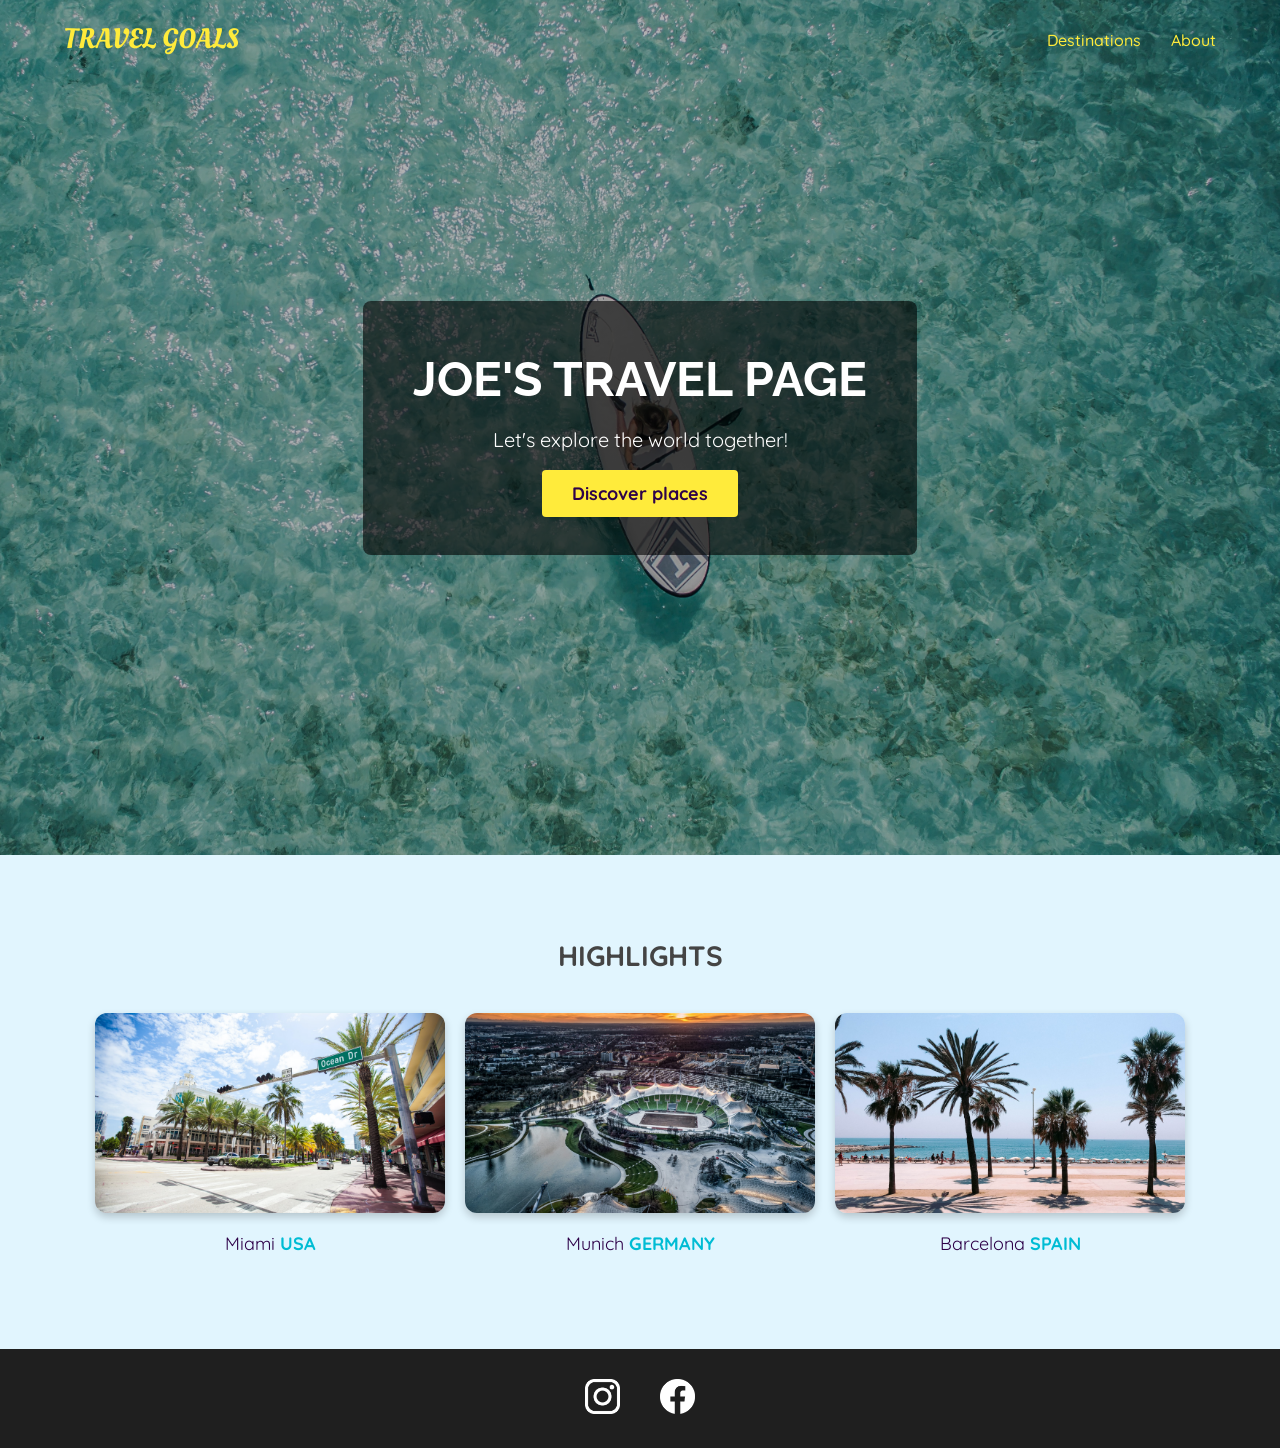
<file: bth2/B2/index.html>
<!DOCTYPE html>
<html lang="en">
  <head>
    <meta charset="UTF-8" />
    <link
      href="https://fonts.googleapis.com/css2?family=Raleway:wght@700&family=Oleo+Script:wght@700&family=Quicksand:wght@300;500&display=swap"
      rel="stylesheet"
    />
    <link rel="stylesheet" href="shared.css" />
    <link rel="stylesheet" href="styles.css" />
    <title>Travel Goals</title>
  </head>
  <body>
    <header>
      <div id="page-logo">
        <a href="index.html">Travel Goals</a>
      </div>
      <nav>
        <ul>
          <li><a href="places.html">Destinations</a></li>
          <li><a href="">About</a></li>
        </ul>
      </nav>
    </header>
    <main>
      <section id="hero">
        <div id="hero-content">
          <h1>Joe's Travel Page</h1>
          <p>Let's explore the world together!</p>
          <a href="places.html">Discover places</a>
        </div>
      </section>
      <section id="highlights">
        <h2>Highlights</h2>
        <ul id="destinations">
          <li class="destination">
            <img
              src="images/places/miami.jpg"
              alt="Miami streets on sunny day"
            />
            <p>Miami <strong>USA</strong></p>
          </li>
          <li class="destination">
            <img
              src="images/places/munich.jpg"
              alt="Munich stadium in winter"
            />
            <p>Munich <strong>Germany</strong></p>
          </li>
          <li class="destination">
            <img
              src="images/places/barcelona.jpg"
              alt="Palm beach in Barcelona"
            />
            <p>Barcelona <strong>Spain</strong></p>
          </li>
        </ul>
      </section>
    </main>
    <footer>
      <ul>
        <li>
          <a href="https://www.instagram.com">
            <img src="images/icons/insta.png" alt="Instagram logo"
          /></a>
        </li>
        <li>
          <a href="https://www.facebook.com">
            <img src="images/icons/facebook.png" alt="Facebook logo"
          /></a>
        </li>
      </ul>
    </footer>
  </body>
</html>
</file>
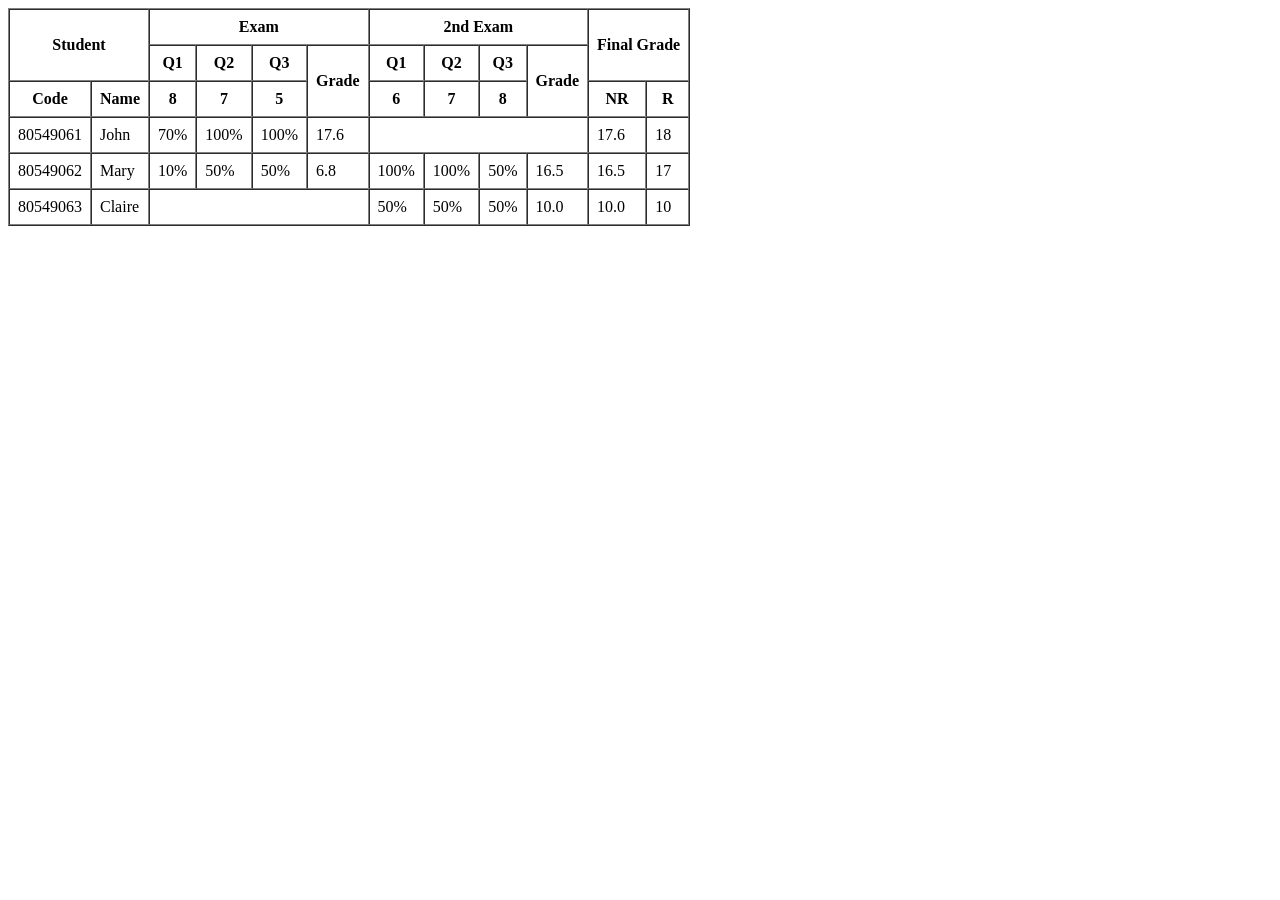
<file: bth1/3.html>
<!DOCTYPE html>
<html lang="vi">
<head>
    <meta charset="UTF-8">
    <title>HTML Table</title>
</head>
<body>
<table border="1" cellpadding="8" cellspacing="0">
    <tr>
        <th colspan="2" rowspan="2">Student</th>
        <th colspan="4">Exam</th>
        <th colspan="4">2nd Exam</th>
        <th colspan="2" rowspan="2">Final Grade</th>
    </tr>
    <tr>
        <th>Q1</th>
        <th>Q2</th>
        <th>Q3</th>
        <th rowspan="2">Grade</th>
        <th>Q1</th>
        <th>Q2</th>
        <th>Q3</th>
        <th rowspan="2">Grade</th>
    </tr>
    <tr>
        <th>Code</th>
        <th>Name</th>
        <th>8</th>
        <th>7</th>
        <th>5</th>
        <th>6</th>
        <th>7</th>
        <th>8</th>
        <th>NR</th>
        <th>R</th>
    </tr>
    <tr>
        <td>80549061</td>
        <td>John</td>
        <td>70%</td>
        <td>100%</td>
        <td>100%</td>
        <td>17.6</td>
        <td colspan="4"></td>
        <td>17.6</td>
        <td>18</td>
    </tr>
    <tr>
        <td>80549062</td>
        <td>Mary</td>
        <td>10%</td>
        <td>50%</td>
        <td>50%</td>
        <td>6.8</td>
        <td>100%</td>
        <td>100%</td>
        <td>50%</td>
        <td>16.5</td>
        <td>16.5</td>
        <td>17</td>
    </tr>
    <tr>
        <td>80549063</td>
        <td>Claire</td>
        <td colspan="4"></td>
        <td>50%</td>
        <td>50%</td>
        <td>50%</td>
        <td>10.0</td>
        <td>10.0</td>
        <td>10</td>
    </tr>
</table>

</body>
</html>
</file>
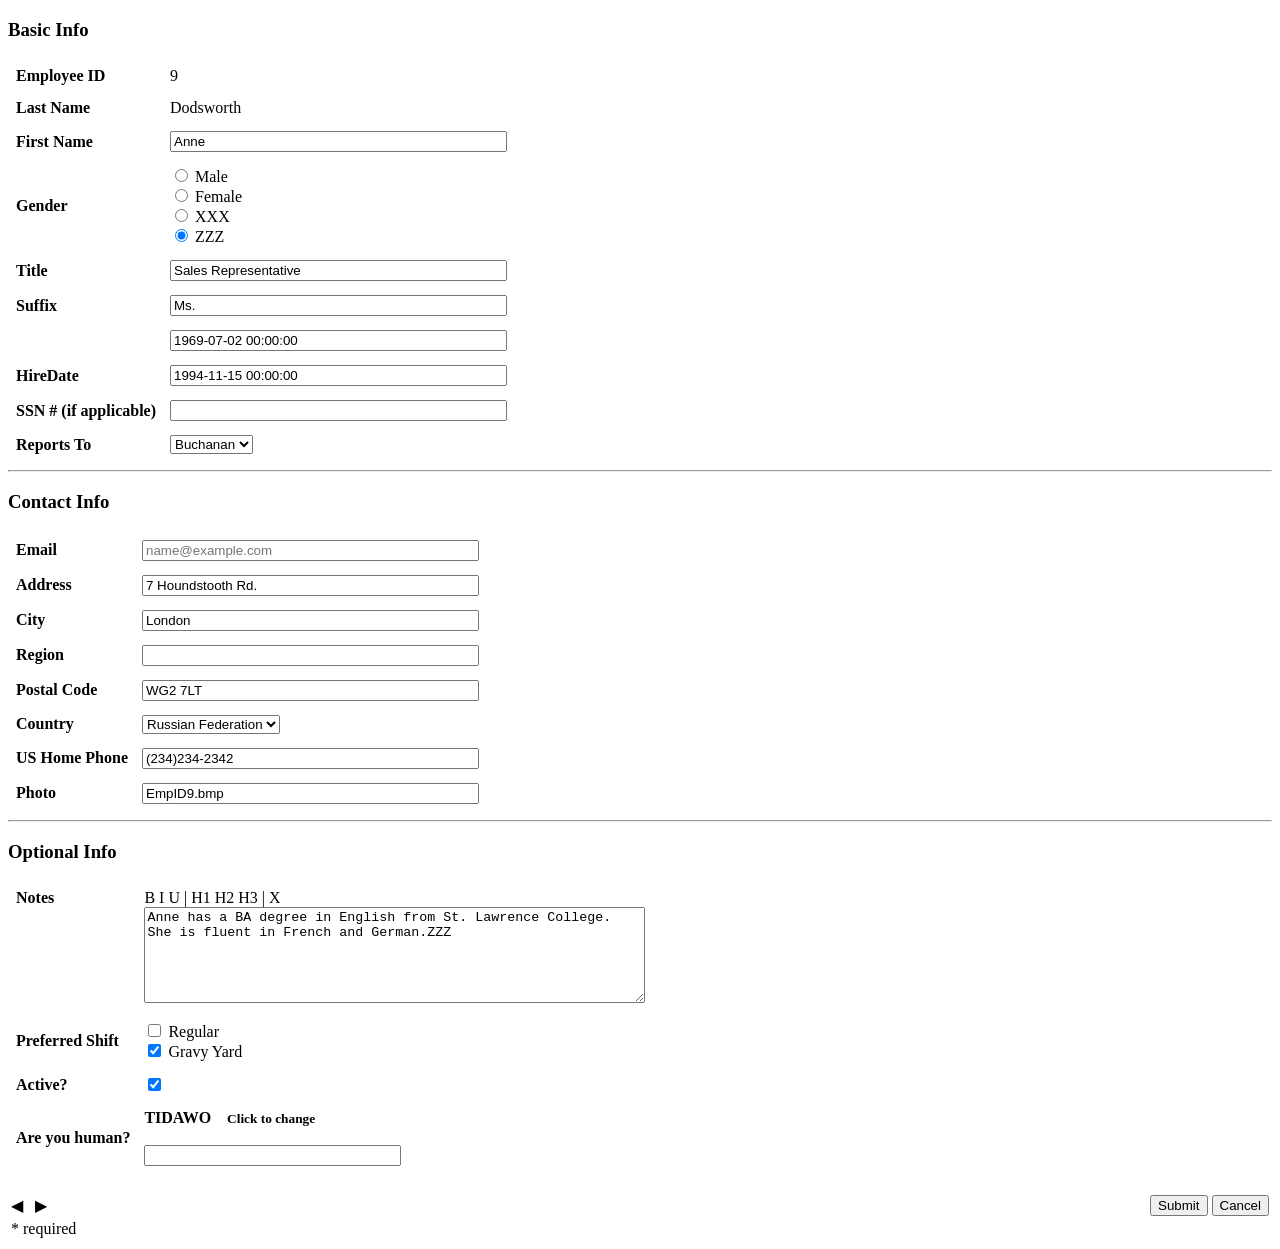
<file: bth1/4.html>
<!DOCTYPE html>
<html lang="vi">
<head>
    <meta charset="UTF-8">
    <title>Employee Form</title>
</head>
<body>

<h3>Basic Info</h3>

<table cellpadding="6">
    <tr>
        <td><strong>Employee ID</td>
        <td>9</td>
    </tr>
    <tr>
        <td><strong>Last Name</td>
        <td>Dodsworth</td>
    </tr>
    <tr>
        <td><strong>First Name</td>
        <td>
            <input type="text" value="Anne" size="40">
        </td>
    </tr>
    <tr>
        <td><strong>Gender</td>
        <td>
            <input type="radio" name="gender"> Male<br>
            <input type="radio" name="gender"> Female<br>
            <input type="radio" name="gender"> XXX<br>
            <input type="radio" name="gender" checked> ZZZ
        </td>
    </tr>
    <tr>
        <td><strong>Title</td>
        <td>
            <input type="text" value="Sales Representative" size="40">
        </td>
    </tr>
    <tr>
        <td><strong>Suffix</td>
        <td>
            <input type="text" value="Ms." size="40">
        </td>
    </tr>
    <tr>
        <td><strong><BirthDate</td>
        <td>
            <input type="text" value="1969-07-02 00:00:00" size="40">
        </td>
    </tr>
    <tr>
        <td><strong>HireDate</td>
        <td>
            <input type="text" value="1994-11-15 00:00:00" size="40">
        </td>
    </tr>
    <tr>
        <td><strong>SSN # (if applicable)</td>
        <td>
            <input type="text" size="40">
        </td>
    </tr>
    <tr>
        <td><strong>Reports To</td>
        <td>
            <select>
                <option>Buchanan</option>
                <option>Fuller</option>
                <option>King</option>
            </select>
        </td>
    </tr>
</table>

<hr>

<h3>Contact Info</h3>

<table cellpadding="6">
    <tr>
        <td><strong>Email</td>
        <td>
            <input type="email" placeholder="name@example.com" size="40">
        </td>
    </tr>
    <tr>
        <td><strong>Address</td>
        <td>
            <input type="text" value="7 Houndstooth Rd." size="40">
        </td>
    </tr>
    <tr>
        <td><strong>City</td>
        <td>
            <input type="text" value="London" size="40">
        </td>
    </tr>
    <tr>
        <td><strong>Region</td>
        <td>
            <input type="text" size="40">
        </td>
    </tr>
    <tr>
        <td><strong>Postal Code</td>
        <td>
            <input type="text" value="WG2 7LT" size="40">
        </td>
    </tr>
    <tr>
        <td><strong><strong>Country</td>
        <td>
            <select>
                <option>Russian Federation</option>
                <option>United Kingdom</option>
                <option>USA</option>
            </select>
        </td>
    </tr>
    <tr>
        <td><strong>US Home Phone</td>
        <td>
            <input type="text" value="(234)234-2342" size="40">
        </td>
    </tr>
    <tr>
        <td><strong>Photo</td>
        <td>
            <input type="text" value="EmpID9.bmp" size="40">
        </td>
    </tr>
</table>
<hr>

<h3>Optional Info</h3>

<table cellpadding="6">
    <tr>
        <td valign="top"><strong>Notes</td>
        <td>
            <div>
                B I U | H1 H2 H3 | X
            </div>
            <textarea rows="6" cols="60">
Anne has a BA degree in English from St. Lawrence College.
She is fluent in French and German.ZZZ
            </textarea>
        </td>
    </tr>
    <tr>
        <td><strong>Preferred Shift</td>
        <td>
            <input type="checkbox"> Regular<br>
            <input type="checkbox" checked> Gravy Yard
        </td>
    </tr>
    <tr>
        <td><strong>Active?</td>
        <td>
            <input type="checkbox" checked>
        </td>
    </tr>
    <tr>
        <td><strong>Are you human?</td>
        <td>
            <strong>TIDAWO
            &nbsp;&nbsp;
            <small>Click to change</small><br><br>
            <input type="text" size="30">
        </td>
    </tr>
</table>

<br>

<table width="100%">
    <tr>
        <td>
            &#9664; &nbsp; &#9654;
        </td>
        <td align="right">
            <button type="submit">Submit</button>
            <button type="reset">Cancel</button>
        </td>
    </tr>
    <tr>
        <td>
            * required
        </td>
    </tr>
</table>

</body>
</html>
</file>
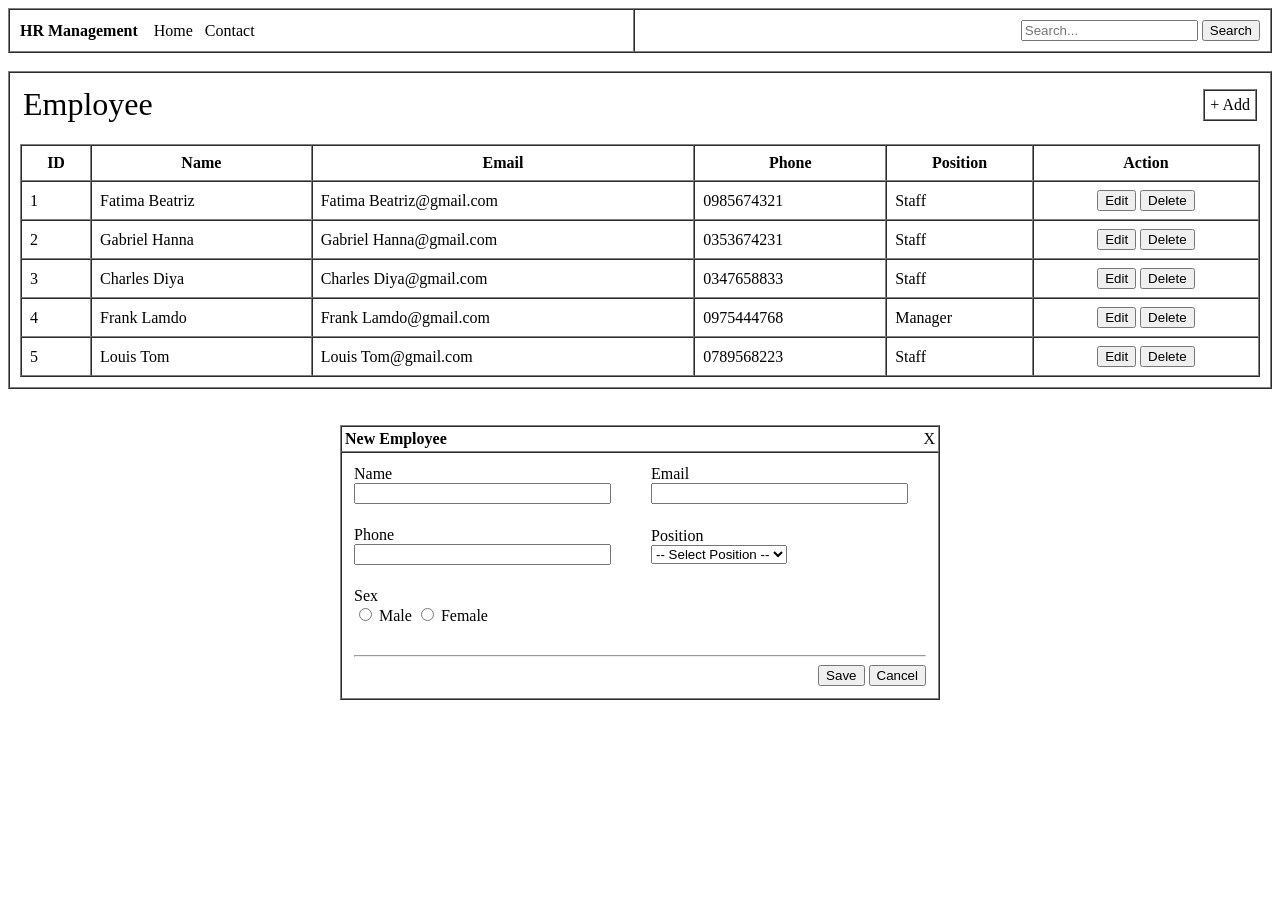
<file: bth1/5.html>
<!DOCTYPE html>
<html>
<head>
    <title>HR Management Table Only</title>
</head>
<body>

    <table width="100%" border="1" cellpadding="10" cellspacing="0">
        <tr>
            <td>
                <b>HR Management</b> &nbsp;&nbsp; Home &nbsp; Contact
            </td>
            <td align="right">
                <input type="text" placeholder="Search...">
                <input type="button" value="Search">
            </td>
        </tr>
    </table>

    <br>

    <table width="100%" border="1" cellpadding="10" cellspacing="0">
        <tr>
            <td>
                <table width="100%" border="0">
                    <tr>
                        <td><font size="6">Employee</font></td>
                        <td align="right">
                            <table border="1" cellpadding="5" cellspacing="0">
                                <tr><td>+ Add</td></tr>
                            </table>
                        </td>
                    </tr>
                </table>

                <br>

                <table width="100%" border="1" cellpadding="8" cellspacing="0">
                    <tr>
                        <th>ID</th>
                        <th>Name</th>
                        <th>Email</th>
                        <th>Phone</th>
                        <th>Position</th>
                        <th>Action</th>
                    </tr>
                    <tr>
                        <td>1</td>
                        <td>Fatima Beatriz</td>
                        <td>Fatima Beatriz@gmail.com</td>
                        <td>0985674321</td>
                        <td>Staff</td>
                        <td align="center">
                            <input type="button" value="Edit">
                            <input type="button" value="Delete">
                        </td>
                    </tr>
                    <tr>
                        <td>2</td>
                        <td>Gabriel Hanna</td>
                        <td>Gabriel Hanna@gmail.com</td>
                        <td>0353674231</td>
                        <td>Staff</td>
                        <td align="center">
                            <input type="button" value="Edit">
                            <input type="button" value="Delete">
                        </td>
                    </tr>
                    <tr>
                        <td>3</td>
                        <td>Charles Diya</td>
                        <td>Charles Diya@gmail.com</td>
                        <td>0347658833</td>
                        <td>Staff</td>
                        <td align="center">
                            <input type="button" value="Edit">
                            <input type="button" value="Delete">
                        </td>
                    </tr>
                    <tr>
                        <td>4</td>
                        <td>Frank Lamdo</td>
                        <td>Frank Lamdo@gmail.com</td>
                        <td>0975444768</td>
                        <td>Manager</td>
                        <td align="center">
                            <input type="button" value="Edit">
                            <input type="button" value="Delete">
                        </td>
                    </tr>
                    <tr>
                        <td>5</td>
                        <td>Louis Tom</td>
                        <td>Louis Tom@gmail.com</td>
                        <td>0789568223</td>
                        <td>Staff</td>
                        <td align="center">
                            <input type="button" value="Edit">
                            <input type="button" value="Delete">
                        </td>
                    </tr>
                </table>
            </td>
        </tr>
    </table>

    <br><br>

    <table width="600" align="center" border="1" cellspacing="0" cellpadding="0">
        <tr>
            <td cellpadding="10">
                <table width="100%" border="0">
                    <tr>
                        <td><b>New Employee</b></td>
                        <td align="right">X</td>
                    </tr>
                </table>
            </td>
        </tr>
        <tr>
            <td>
                <table width="100%" border="0" cellpadding="10">
                    <tr>
                        <td>Name<br><input type="text" size="30"></td>
                        <td>Email<br><input type="text" size="30"></td>
                    </tr>
                    <tr>
                        <td>Phone<br><input type="text" size="30"></td>
                        <td>
                            Position<br>
                            <select>
                                <option>-- Select Position --</option>
                                <option>Staff</option>
                                <option>Manager</option>
                                <option>CEO</option>
                            </select>
                        </td>
                    </tr>
                    <tr>
                        <td colspan="2">
                            Sex<br>
                            <input type="radio" name="sex"> Male
                            <input type="radio" name="sex"> Female
                        </td>
                    </tr>
                    <tr>
                        <td colspan="2" align="right">
                            <hr>
                            <input type="submit" value="Save">
                            <input type="button" value="Cancel">
                        </td>
                    </tr>
                </table>
            </td>
        </tr>
    </table>

</body>
</html>
</file>
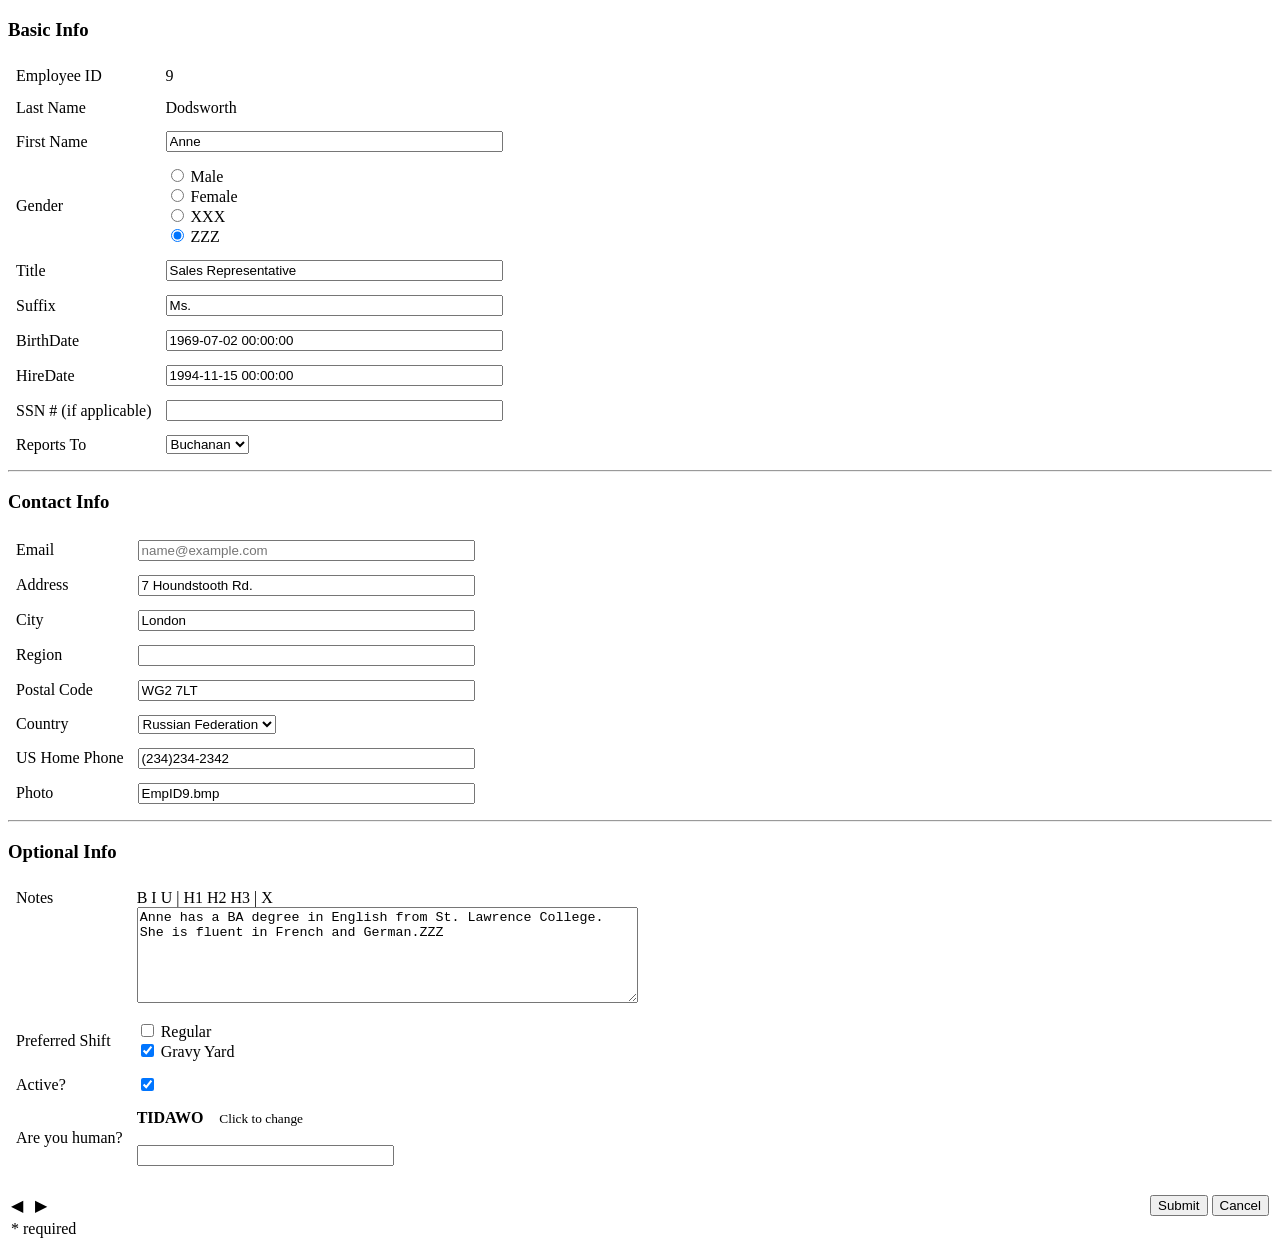
<file: bth1/Untitled-3.html>
<!DOCTYPE html>
<html lang="vi">
<head>
    <meta charset="UTF-8">
    <title>Employee Form</title>
</head>
<body>

<h3>Basic Info</h3>

<table cellpadding="6">
    <tr>
        <td>Employee ID</td>
        <td>9</td>
    </tr>
    <tr>
        <td>Last Name</td>
        <td>Dodsworth</td>
    </tr>
    <tr>
        <td>First Name</td>
        <td>
            <input type="text" value="Anne" size="40">
        </td>
    </tr>
    <tr>
        <td>Gender</td>
        <td>
            <input type="radio" name="gender"> Male<br>
            <input type="radio" name="gender"> Female<br>
            <input type="radio" name="gender"> XXX<br>
            <input type="radio" name="gender" checked> ZZZ
        </td>
    </tr>
    <tr>
        <td>Title</td>
        <td>
            <input type="text" value="Sales Representative" size="40">
        </td>
    </tr>
    <tr>
        <td>Suffix</td>
        <td>
            <input type="text" value="Ms." size="40">
        </td>
    </tr>
    <tr>
        <td>BirthDate</td>
        <td>
            <input type="text" value="1969-07-02 00:00:00" size="40">
        </td>
    </tr>
    <tr>
        <td>HireDate</td>
        <td>
            <input type="text" value="1994-11-15 00:00:00" size="40">
        </td>
    </tr>
    <tr>
        <td>SSN # (if applicable)</td>
        <td>
            <input type="text" size="40">
        </td>
    </tr>
    <tr>
        <td>Reports To</td>
        <td>
            <select>
                <option>Buchanan</option>
                <option>Fuller</option>
                <option>King</option>
            </select>
        </td>
    </tr>
</table>

<hr>

<h3>Contact Info</h3>

<table cellpadding="6">
    <tr>
        <td>Email</td>
        <td>
            <input type="email" placeholder="name@example.com" size="40">
        </td>
    </tr>
    <tr>
        <td>Address</td>
        <td>
            <input type="text" value="7 Houndstooth Rd." size="40">
        </td>
    </tr>
    <tr>
        <td>City</td>
        <td>
            <input type="text" value="London" size="40">
        </td>
    </tr>
    <tr>
        <td>Region</td>
        <td>
            <input type="text" size="40">
        </td>
    </tr>
    <tr>
        <td>Postal Code</td>
        <td>
            <input type="text" value="WG2 7LT" size="40">
        </td>
    </tr>
    <tr>
        <td>Country</td>
        <td>
            <select>
                <option>Russian Federation</option>
                <option>United Kingdom</option>
                <option>USA</option>
            </select>
        </td>
    </tr>
    <tr>
        <td>US Home Phone</td>
        <td>
            <input type="text" value="(234)234-2342" size="40">
        </td>
    </tr>
    <tr>
        <td>Photo</td>
        <td>
            <input type="text" value="EmpID9.bmp" size="40">
        </td>
    </tr>
</table>
<hr>

<h3>Optional Info</h3>

<table cellpadding="6">
    <!-- Notes -->
    <tr>
        <td valign="top">Notes</td>
        <td>
            <!-- Giả lập toolbar -->
            <div>
                B I U | H1 H2 H3 | X
            </div>
            <textarea rows="6" cols="60">
Anne has a BA degree in English from St. Lawrence College.
She is fluent in French and German.ZZZ
            </textarea>
        </td>
    </tr>

    <!-- Preferred Shift -->
    <tr>
        <td>Preferred Shift</td>
        <td>
            <input type="checkbox"> Regular<br>
            <input type="checkbox" checked> Gravy Yard
        </td>
    </tr>

    <!-- Active -->
    <tr>
        <td>Active?</td>
        <td>
            <input type="checkbox" checked>
        </td>
    </tr>

    <!-- Are you human -->
    <tr>
        <td>Are you human?</td>
        <td>
            <strong>TIDAWO</strong>
            &nbsp;&nbsp;
            <small>Click to change</small><br><br>
            <input type="text" size="30">
        </td>
    </tr>
</table>

<br>

<table width="100%">
    <tr>
        <td>
            &#9664; &nbsp; &#9654;
        </td>
        <td align="right">
            <button type="submit">Submit</button>
            <button type="reset">Cancel</button>
        </td>
    </tr>
    <tr>
        <td>
            * required
        </td>
    </tr>
</table>

</body>
</html>
</file>
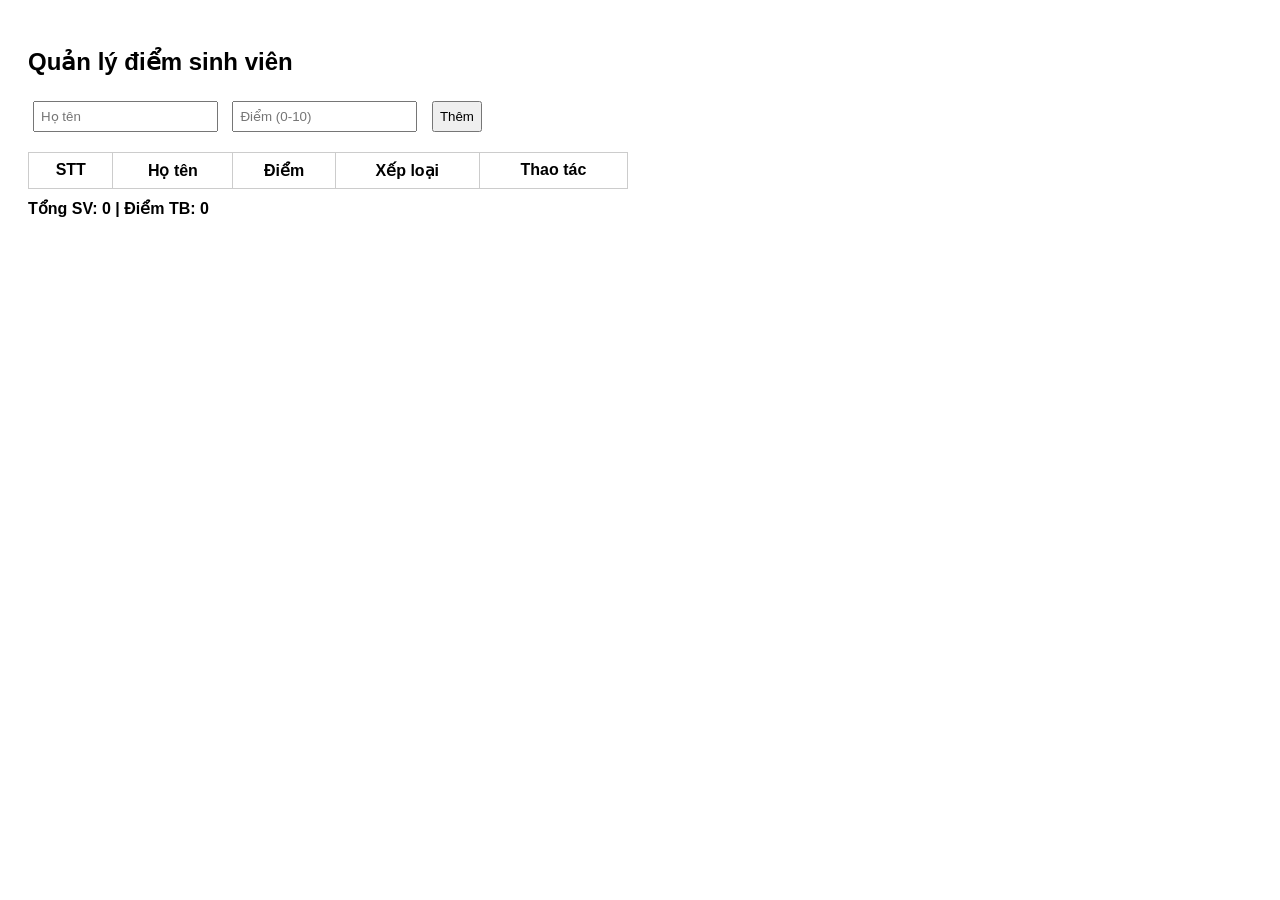
<file: bth3/bai1.1.html>
<!DOCTYPE html>
<html lang="vi">
<head>
<meta charset="UTF-8">
<title>Quản lý điểm sinh viên</title>
<style>
body{
    font-family: Arial, sans-serif;
    padding:20px;
}

input,button{
    padding:6px;
    margin:5px;
}

table{
    border-collapse: collapse;
    width:600px;
    margin-top:15px;
}

th,td{
    border:1px solid #ccc;
    padding:8px;
    text-align:center;
}

.low-score{
    background:yellow;
}

.stats{
    margin-top:10px;
    font-weight:bold;
}
</style>
</head>

<body>

<h2>Quản lý điểm sinh viên</h2>

<input id="nameInput" placeholder="Họ tên">
<input id="scoreInput" placeholder="Điểm (0-10)">
<button id="addBtn">Thêm</button>

<table>
<thead>
<tr>
<th>STT</th>
<th>Họ tên</th>
<th>Điểm</th>
<th>Xếp loại</th>
<th>Thao tác</th>
</tr>
</thead>
<tbody id="tableBody"></tbody>
</table>

<div class="stats">
<span id="total">Tổng SV: 0</span> |
<span id="avg">Điểm TB: 0</span>
</div>

<script>
const students = []

const nameInput = document.getElementById("nameInput")
const scoreInput = document.getElementById("scoreInput")
const addBtn = document.getElementById("addBtn")
const tableBody = document.getElementById("tableBody")
const totalEl = document.getElementById("total")
const avgEl = document.getElementById("avg")

function getRank(score){
    if(score >= 8.5) return "Giỏi"
    if(score >= 7) return "Khá"
    if(score >= 5) return "Trung bình"
    return "Yếu"
}

function addStudent(){
    const name = nameInput.value.trim()
    const score = parseFloat(scoreInput.value)

    if(name === ""){
        alert("Họ tên không được trống")
        return
    }

    if(isNaN(score) || score < 0 || score > 10){
        alert("Điểm phải từ 0 đến 10")
        return
    }

    students.push({name, score})

    nameInput.value = ""
    scoreInput.value = ""
    nameInput.focus()

    renderTable()
}

function renderTable(){
    tableBody.innerHTML = ""

    let totalScore = 0

    students.forEach((s, index)=>{
        totalScore += s.score

        const tr = document.createElement("tr")

        if(s.score < 5){
            tr.classList.add("low-score")
        }

        tr.innerHTML = `
            <td>${index + 1}</td>
            <td>${s.name}</td>
            <td>${s.score}</td>
            <td>${getRank(s.score)}</td>
            <td>
                <button data-index="${index}">Xóa</button>
            </td>
        `

        tableBody.appendChild(tr)
    })

    const total = students.length
    const avg = total ? (totalScore / total).toFixed(2) : 0

    totalEl.textContent = "Tổng SV: " + total
    avgEl.textContent = "Điểm TB: " + avg
}

addBtn.addEventListener("click", addStudent)

scoreInput.addEventListener("keydown", e=>{
    if(e.key === "Enter"){
        addStudent()
    }
})

tableBody.addEventListener("click", e=>{
    if(e.target.tagName === "BUTTON"){
        const index = e.target.dataset.index
        students.splice(index,1)
        renderTable()
    }
})
</script>

</body>
</html>
</file>
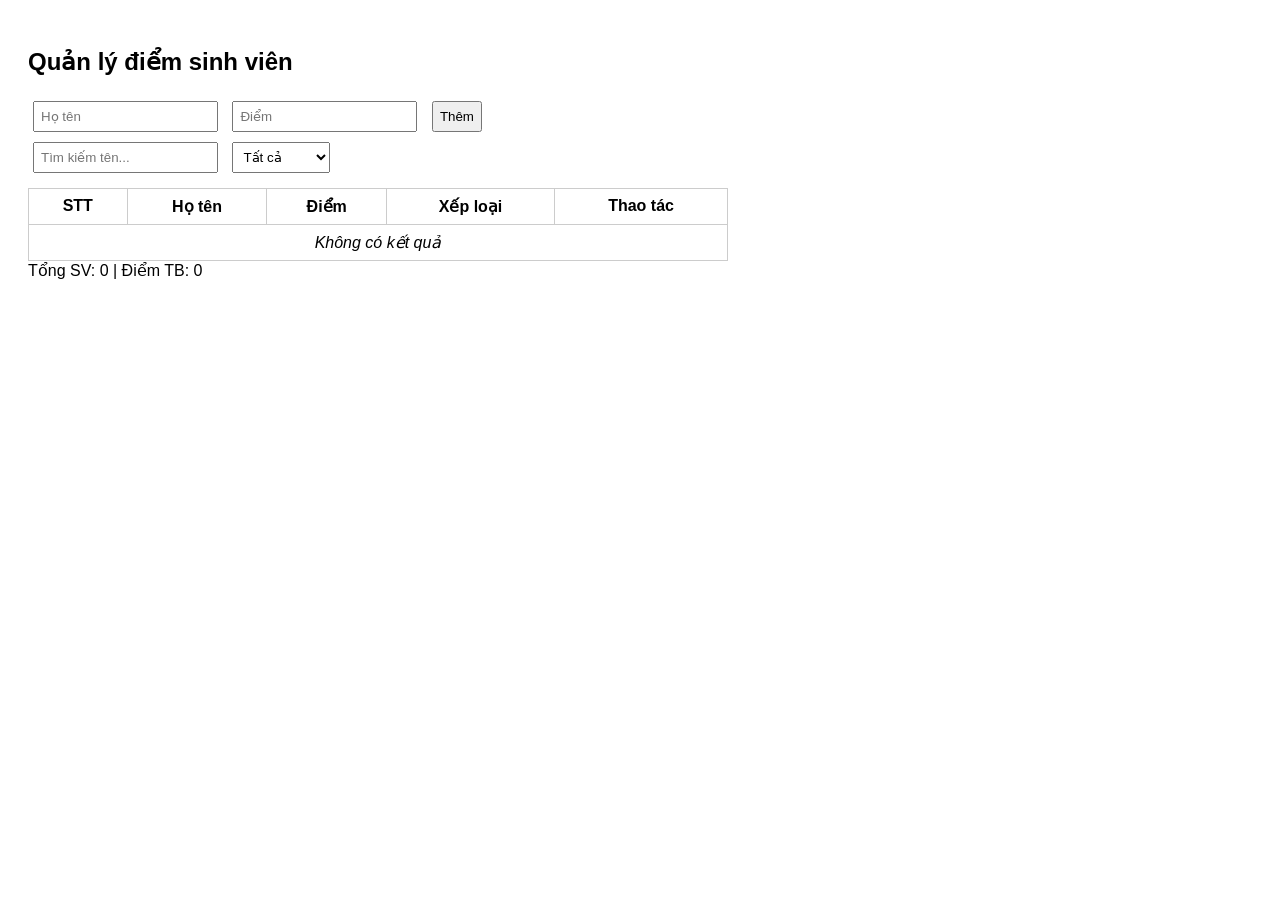
<file: bth3/bai1.2.html>
<!-- file: index.html -->
<!DOCTYPE html>
<html lang="vi">
<head>
<meta charset="UTF-8">
<title>Quản lý điểm sinh viên</title>

<style>
body{font-family:Arial;padding:20px}
input,select,button{padding:6px;margin:5px}

table{
 border-collapse:collapse;
 width:700px;
 margin-top:10px
}

th,td{
 border:1px solid #ccc;
 padding:8px;
 text-align:center
}

.low-score{
 background:yellow
}

th.sortable{
 cursor:pointer
}

.no-result{
 text-align:center;
 font-style:italic
}
</style>

</head>
<body>

<h2>Quản lý điểm sinh viên</h2>

<input id="nameInput" placeholder="Họ tên">
<input id="scoreInput" placeholder="Điểm">
<button id="addBtn">Thêm</button>

<br>

<input id="searchInput" placeholder="Tìm kiếm tên...">

<select id="rankFilter">
<option value="all">Tất cả</option>
<option value="Giỏi">Giỏi</option>
<option value="Khá">Khá</option>
<option value="Trung bình">Trung bình</option>
<option value="Yếu">Yếu</option>
</select>

<table>

<thead>
<tr>
<th>STT</th>
<th>Họ tên</th>
<th id="scoreHeader" class="sortable">Điểm</th>
<th>Xếp loại</th>
<th>Thao tác</th>
</tr>
</thead>

<tbody id="tableBody"></tbody>

</table>

<div>
<span id="total">Tổng SV: 0</span> |
<span id="avg">Điểm TB: 0</span>
</div>

<script>

const students=[]
let filteredStudents=[]

let sortOrder=null

const nameInput=document.getElementById("nameInput")
const scoreInput=document.getElementById("scoreInput")
const addBtn=document.getElementById("addBtn")

const searchInput=document.getElementById("searchInput")
const rankFilter=document.getElementById("rankFilter")

const scoreHeader=document.getElementById("scoreHeader")

const tableBody=document.getElementById("tableBody")
const totalEl=document.getElementById("total")
const avgEl=document.getElementById("avg")

function getRank(score){
 if(score>=8.5) return "Giỏi"
 if(score>=7) return "Khá"
 if(score>=5) return "Trung bình"
 return "Yếu"
}

function addStudent(){

 const name=nameInput.value.trim()
 const score=parseFloat(scoreInput.value)

 if(!name){
  alert("Tên không được trống")
  return
 }

 if(isNaN(score)||score<0||score>10){
  alert("Điểm 0-10")
  return
 }

 students.push({name,score})

 nameInput.value=""
 scoreInput.value=""
 nameInput.focus()

 applyFilters()
}

function applyFilters(){

 const keyword=searchInput.value.toLowerCase()
 const rank=rankFilter.value

 let data=[...students]

 data=data.filter(s=>
  s.name.toLowerCase().includes(keyword)
 )

 if(rank!=="all"){
  data=data.filter(s=>getRank(s.score)===rank)
 }

 if(sortOrder==="asc"){
  data.sort((a,b)=>a.score-b.score)
 }

 if(sortOrder==="desc"){
  data.sort((a,b)=>b.score-a.score)
 }

 filteredStudents=data

 renderTable()
}

function renderTable(){

 tableBody.innerHTML=""

 if(filteredStudents.length===0){

  tableBody.innerHTML=
   `<tr>
     <td colspan="5" class="no-result">
      Không có kết quả
     </td>
    </tr>`

  totalEl.textContent="Tổng SV: 0"
  avgEl.textContent="Điểm TB: 0"

  return
 }

 let totalScore=0

 filteredStudents.forEach((s,index)=>{

  totalScore+=s.score

  const tr=document.createElement("tr")

  if(s.score<5){
   tr.classList.add("low-score")
  }

  tr.innerHTML=`
   <td>${index+1}</td>
   <td>${s.name}</td>
   <td>${s.score}</td>
   <td>${getRank(s.score)}</td>
   <td>
    <button data-index="${students.indexOf(s)}">
     Xóa
    </button>
   </td>
  `

  tableBody.appendChild(tr)
 })

 const total=filteredStudents.length
 const avg=(totalScore/total).toFixed(2)

 totalEl.textContent="Tổng SV: "+total
 avgEl.textContent="Điểm TB: "+avg

 updateSortIcon()
}

function updateSortIcon(){

 scoreHeader.textContent="Điểm"

 if(sortOrder==="asc"){
  scoreHeader.textContent+=" ▲"
 }

 if(sortOrder==="desc"){
  scoreHeader.textContent+=" ▼"
 }
}

addBtn.addEventListener("click",addStudent)

scoreInput.addEventListener("keydown",e=>{
 if(e.key==="Enter"){
  addStudent()
 }
})

searchInput.addEventListener("input",applyFilters)

rankFilter.addEventListener("change",applyFilters)

scoreHeader.addEventListener("click",()=>{

 if(sortOrder===null) sortOrder="asc"
 else if(sortOrder==="asc") sortOrder="desc"
 else sortOrder="asc"

 applyFilters()
})

tableBody.addEventListener("click",e=>{

 if(e.target.tagName==="BUTTON"){

  const index=e.target.dataset.index

  students.splice(index,1)

  applyFilters()
 }
})

applyFilters()

</script>

</body>
</html>
</file>
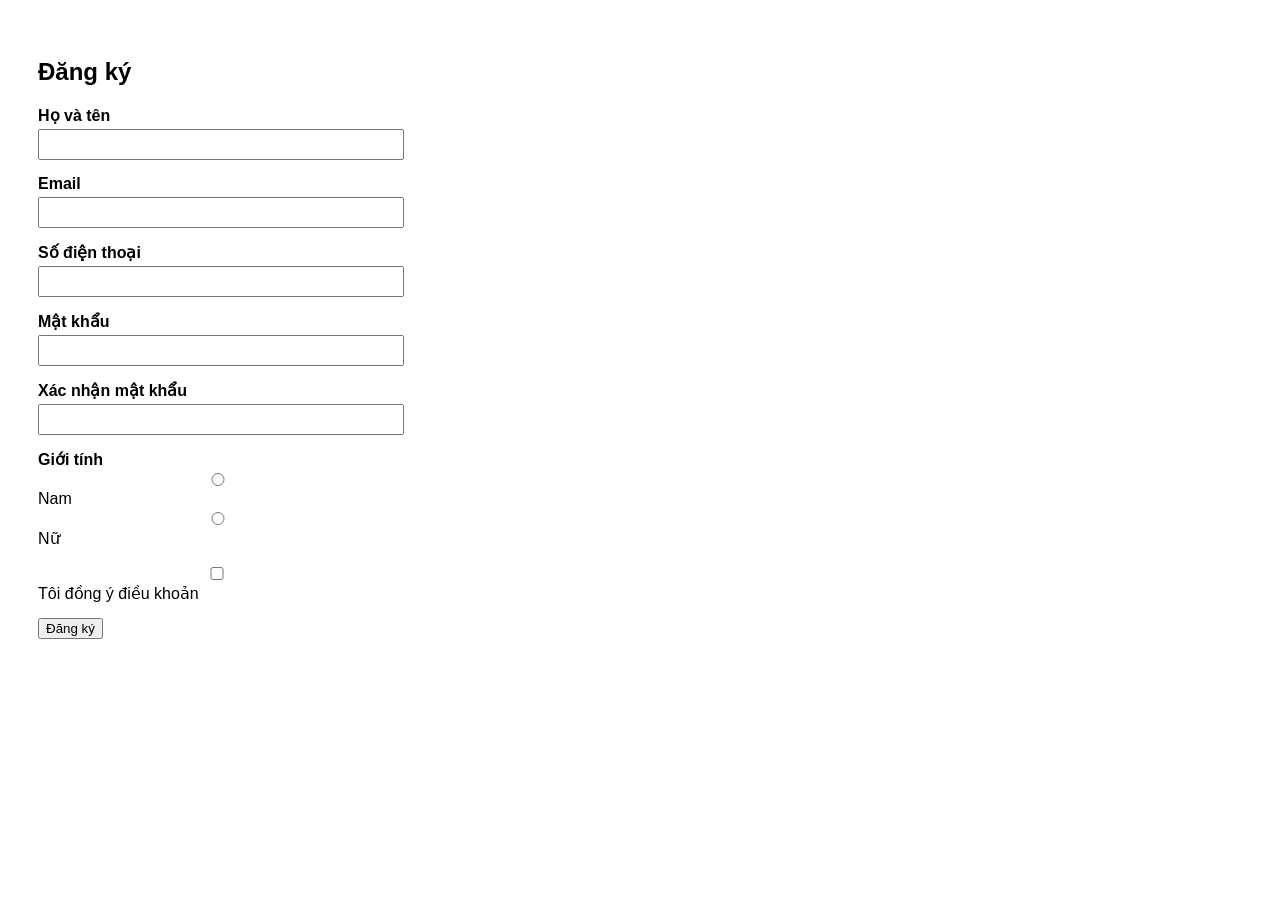
<file: bth3/bai2.1.html>
<!-- file: register.html -->
<!DOCTYPE html>
<html lang="vi">
<head>
<meta charset="UTF-8">
<title>Form đăng ký</title>

<style>
body{font-family:Arial;padding:30px}

form{
 width:350px;
}

input{
 width:100%;
 padding:6px;
 margin-top:4px;
}

label{
 font-weight:bold;
}

.error{
 color:red;
 font-size:13px;
}

.success{
 font-size:22px;
 color:green;
}

.field{
 margin-bottom:15px;
}
</style>

</head>

<body>

<h2>Đăng ký</h2>

<form id="registerForm">

<div class="field">
<label>Họ và tên</label>
<input id="fullname">
<small id="fullnameError" class="error"></small>
</div>

<div class="field">
<label>Email</label>
<input id="email">
<small id="emailError" class="error"></small>
</div>

<div class="field">
<label>Số điện thoại</label>
<input id="phone">
<small id="phoneError" class="error"></small>
</div>

<div class="field">
<label>Mật khẩu</label>
<input type="password" id="password">
<small id="passwordError" class="error"></small>
</div>

<div class="field">
<label>Xác nhận mật khẩu</label>
<input type="password" id="confirmPassword">
<small id="confirmPasswordError" class="error"></small>
</div>

<div class="field">
<label>Giới tính</label><br>
<input type="radio" name="gender" value="male"> Nam
<input type="radio" name="gender" value="female"> Nữ
<br>
<small id="genderError" class="error"></small>
</div>

<div class="field">
<input type="checkbox" id="terms">
Tôi đồng ý điều khoản
<br>
<small id="termsError" class="error"></small>
</div>

<button type="submit">Đăng ký</button>

</form>

<div id="successMessage"></div>

<script>

const form=document.getElementById("registerForm")

const fullname=document.getElementById("fullname")
const email=document.getElementById("email")
const phone=document.getElementById("phone")
const password=document.getElementById("password")
const confirmPassword=document.getElementById("confirmPassword")
const terms=document.getElementById("terms")

const successMessage=document.getElementById("successMessage")

function showError(id,message){
 document.getElementById(id+"Error").textContent=message
}

function clearError(id){
 document.getElementById(id+"Error").textContent=""
}

function validateFullname(){

 const value=fullname.value.trim()

 const regex=/^[A-Za-zÀ-ỹ\s]{3,}$/

 if(!value){
  showError("fullname","Không được để trống")
  return false
 }

 if(!regex.test(value)){
  showError("fullname","Ít nhất 3 ký tự, chỉ chữ cái")
  return false
 }

 clearError("fullname")
 return true
}

function validateEmail(){

 const value=email.value.trim()

 const regex=/^\S+@\S+\.\S+$/

 if(!value){
  showError("email","Email không được trống")
  return false
 }

 if(!regex.test(value)){
  showError("email","Email không hợp lệ")
  return false
 }

 clearError("email")
 return true
}

function validatePhone(){

 const value=phone.value.trim()

 const regex=/^0\d{9}$/

 if(!regex.test(value)){
  showError("phone","SĐT phải 10 số bắt đầu bằng 0")
  return false
 }

 clearError("phone")
 return true
}

function validatePassword(){

 const value=password.value

 const regex=/^(?=.*[a-z])(?=.*[A-Z])(?=.*\d).{8,}$/

 if(!regex.test(value)){
  showError("password","≥8 ký tự, có hoa thường và số")
  return false
 }

 clearError("password")
 return true
}

function validateConfirmPassword(){

 if(confirmPassword.value!==password.value){
  showError("confirmPassword","Mật khẩu không khớp")
  return false
 }

 clearError("confirmPassword")
 return true
}

function validateGender(){

 const gender=document.querySelector('input[name="gender"]:checked')

 if(!gender){
  showError("gender","Chọn giới tính")
  return false
 }

 clearError("gender")
 return true
}

function validateTerms(){

 if(!terms.checked){
  showError("terms","Phải đồng ý điều khoản")
  return false
 }

 clearError("terms")
 return true
}

form.addEventListener("submit",(e)=>{

 e.preventDefault()

 const valid=
  validateFullname() &
  validateEmail() &
  validatePhone() &
  validatePassword() &
  validateConfirmPassword() &
  validateGender() &
  validateTerms()

 if(valid){

  form.style.display="none"

  successMessage.innerHTML=
   `<p class="success">
     Đăng ký thành công! 🎉<br>
     Chào ${fullname.value}
    </p>`
 }
})

fullname.addEventListener("blur",validateFullname)
email.addEventListener("blur",validateEmail)
phone.addEventListener("blur",validatePhone)
password.addEventListener("blur",validatePassword)
confirmPassword.addEventListener("blur",validateConfirmPassword)

fullname.addEventListener("input",()=>clearError("fullname"))
email.addEventListener("input",()=>clearError("email"))
phone.addEventListener("input",()=>clearError("phone"))
password.addEventListener("input",()=>clearError("password"))
confirmPassword.addEventListener("input",()=>clearError("confirmPassword"))

</script>

</body>
</html>
</file>
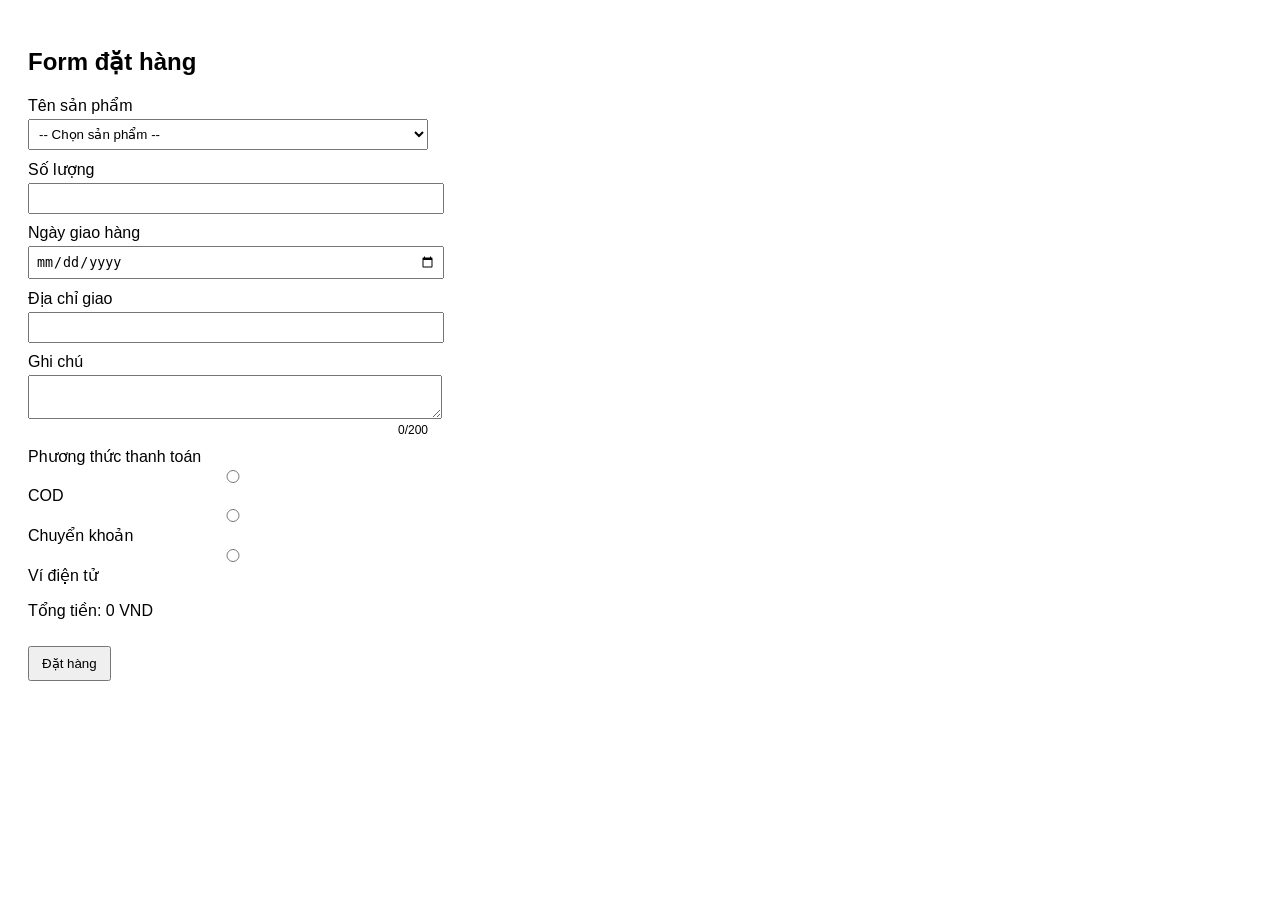
<file: bth3/bai2.2.html>
<!DOCTYPE html>
<html lang="vi">
<head>
<meta charset="UTF-8">
<title>Form đặt hàng</title>

<style>

body{
    font-family: Arial;
    padding:20px;
}

form{
    width:400px;
}

label{
    display:block;
    margin-top:10px;
}

input,select,textarea{
    width:100%;
    padding:6px;
    margin-top:4px;
}

button{
    margin-top:10px;
    padding:8px 12px;
}

.error{
    color:red;
    font-size:13px;
}

#noteCount{
    font-size:12px;
    text-align:right;
}

#confirmBox{
    border:1px solid #ccc;
    padding:15px;
    margin-top:20px;
    display:none;
}

.success{
    color:green;
    font-size:18px;
    font-weight:bold;
}

</style>
</head>

<body>

<h2>Form đặt hàng</h2>

<form id="orderForm">

<label>Tên sản phẩm</label>
<select id="product">
<option value="">-- Chọn sản phẩm --</option>
<option value="ao">Áo</option>
<option value="quan">Quần</option>
<option value="giay">Giày</option>
</select>
<div class="error" id="productError"></div>


<label>Số lượng</label>
<input type="number" id="quantity">
<div class="error" id="quantityError"></div>


<label>Ngày giao hàng</label>
<input type="date" id="deliveryDate">
<div class="error" id="dateError"></div>


<label>Địa chỉ giao</label>
<input type="text" id="address">
<div class="error" id="addressError"></div>


<label>Ghi chú</label>
<textarea id="note"></textarea>
<div id="noteCount">0/200</div>
<div class="error" id="noteError"></div>


<label>Phương thức thanh toán</label>
<input type="radio" name="payment" value="cod"> COD
<input type="radio" name="payment" value="bank"> Chuyển khoản
<input type="radio" name="payment" value="wallet"> Ví điện tử
<div class="error" id="paymentError"></div>


<p>Tổng tiền: <span id="total">0</span> VND</p>

<button type="submit">Đặt hàng</button>

</form>


<div id="confirmBox">
<p id="summary"></p>
<button id="confirmBtn">Xác nhận</button>
<button id="cancelBtn">Hủy</button>
</div>


<script>

const form=document.getElementById("orderForm")

const product=document.getElementById("product")
const quantity=document.getElementById("quantity")
const deliveryDate=document.getElementById("deliveryDate")
const address=document.getElementById("address")
const note=document.getElementById("note")

const total=document.getElementById("total")

const noteCount=document.getElementById("noteCount")

const confirmBox=document.getElementById("confirmBox")
const summary=document.getElementById("summary")

const confirmBtn=document.getElementById("confirmBtn")
const cancelBtn=document.getElementById("cancelBtn")


const prices={
 ao:150000,
 quan:200000,
 giay:500000
}



function showError(field,message){
 document.getElementById(field+"Error").textContent=message
}

function clearError(field){
 document.getElementById(field+"Error").textContent=""
}



function validateProduct(){

 if(product.value===""){
  showError("product","Hãy chọn sản phẩm")
  return false
 }

 clearError("product")
 return true
}



function validateQuantity(){

 const value=parseInt(quantity.value)

 if(isNaN(value) || value<1 || value>99){
  showError("quantity","Số lượng từ 1 đến 99")
  return false
 }

 clearError("quantity")
 return true
}



function validateDate(){

 if(!deliveryDate.value){
  showError("date","Hãy chọn ngày giao")
  return false
 }

 const today=new Date()
 const selected=new Date(deliveryDate.value)

 const diff=(selected-today)/(1000*60*60*24)

 if(diff<0){
  showError("date","Không chọn ngày quá khứ")
  return false
 }

 if(diff>30){
  showError("date","Không quá 30 ngày")
  return false
 }

 clearError("date")
 return true
}



function validateAddress(){

 if(address.value.trim().length<10){
  showError("address","Địa chỉ tối thiểu 10 ký tự")
  return false
 }

 clearError("address")
 return true
}



function validateNote(){

 if(note.value.length>200){
  showError("note","Không quá 200 ký tự")
  return false
 }

 clearError("note")
 return true
}



function validatePayment(){

 const checked=document.querySelector("input[name='payment']:checked")

 if(!checked){
  showError("payment","Chọn phương thức thanh toán")
  return false
 }

 clearError("payment")
 return true
}



note.addEventListener("input",()=>{

 const length=note.value.length

 noteCount.textContent=length+"/200"

 if(length>200){
  noteCount.style.color="red"
 }else{
  noteCount.style.color="black"
 }

})



function calculateTotal(){

 const p=product.value
 const q=parseInt(quantity.value)

 if(!p || !q) return

 const totalPrice=prices[p]*q

 total.textContent=Number(totalPrice).toLocaleString("vi-VN")

}

product.addEventListener("change",calculateTotal)
quantity.addEventListener("input",calculateTotal)



product.addEventListener("blur",validateProduct)
quantity.addEventListener("blur",validateQuantity)
deliveryDate.addEventListener("blur",validateDate)
address.addEventListener("blur",validateAddress)
note.addEventListener("blur",validateNote)



product.addEventListener("input",()=>clearError("product"))
quantity.addEventListener("input",()=>clearError("quantity"))
deliveryDate.addEventListener("input",()=>clearError("date"))
address.addEventListener("input",()=>clearError("address"))
note.addEventListener("input",()=>clearError("note"))



form.addEventListener("submit",(e)=>{

 e.preventDefault()

 const valid=
  validateProduct() &
  validateQuantity() &
  validateDate() &
  validateAddress() &
  validateNote() &
  validatePayment()

 if(valid){

  summary.innerHTML=
  `
  Sản phẩm: ${product.options[product.selectedIndex].text}<br>
  Số lượng: ${quantity.value}<br>
  Tổng tiền: ${total.textContent} VND<br>
  Ngày giao: ${deliveryDate.value}
  `

  confirmBox.style.display="block"
 }

})



confirmBtn.addEventListener("click",()=>{

 form.style.display="none"

 confirmBox.innerHTML="<p class='success'>Đặt hàng thành công 🎉</p>"

})



cancelBtn.addEventListener("click",()=>{

 confirmBox.style.display="none"

})

</script>

</body>
</html>
</file>
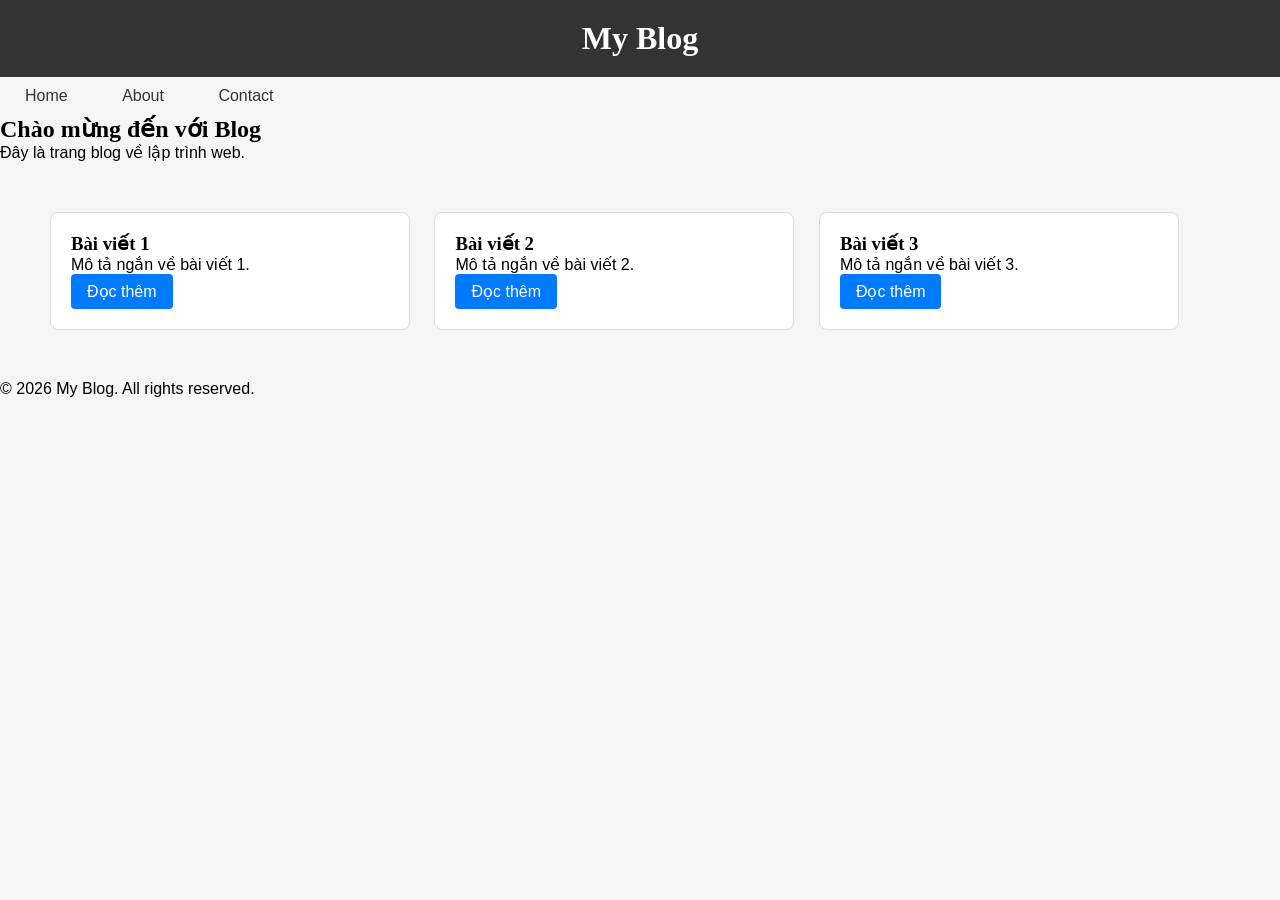
<file: PHIEUHOCTAP/bth1+2+3.html>
<!DOCTYPE html>
<html lang="vi">
<head>
    <meta charset="UTF-8">
    <meta name="viewport" content="width=device-width, initial-scale=1.0">
    <title>Lab CSS Cơ Bản</title>

    <!-- Liên kết file CSS -->
    <link rel="stylesheet" href="style.css">
</head>

<body>
    <header id="main-header">
        <h1>My Blog</h1>
    </header>
    
    <nav>
        <a href="#" class="nav-link">Home</a>
        <a href="#" class="nav-link">About</a>
        <a href="#" class="nav-link">Contact</a>
    </nav>
    
    <main>
        <section class="intro">
            <h2>Chào mừng đến với Blog</h2>
            <p>Đây là trang blog về lập trình web.</p>
        </section>
    </main>
    <section class="posts">
    <article class="card">
        <h3>Bài viết 1</h3>
        <p>Mô tả ngắn về bài viết 1.</p>
        <a href="#" class="btn">Đọc thêm</a>
    </article>
    
    <article class="card">
        <h3>Bài viết 2</h3>
        <p>Mô tả ngắn về bài viết 2.</p>
        <a href="#" class="btn">Đọc thêm</a>
    </article>
    
    <article class="card">
        <h3>Bài viết 3</h3>
        <p>Mô tả ngắn về bài viết 3.</p>
        <a href="#" class="btn">Đọc thêm</a>
    </article>
</section>   
    <footer>
        <p>&copy; 2026 My Blog. All rights reserved.</p>
    </footer>
</body>
</html>
</file>
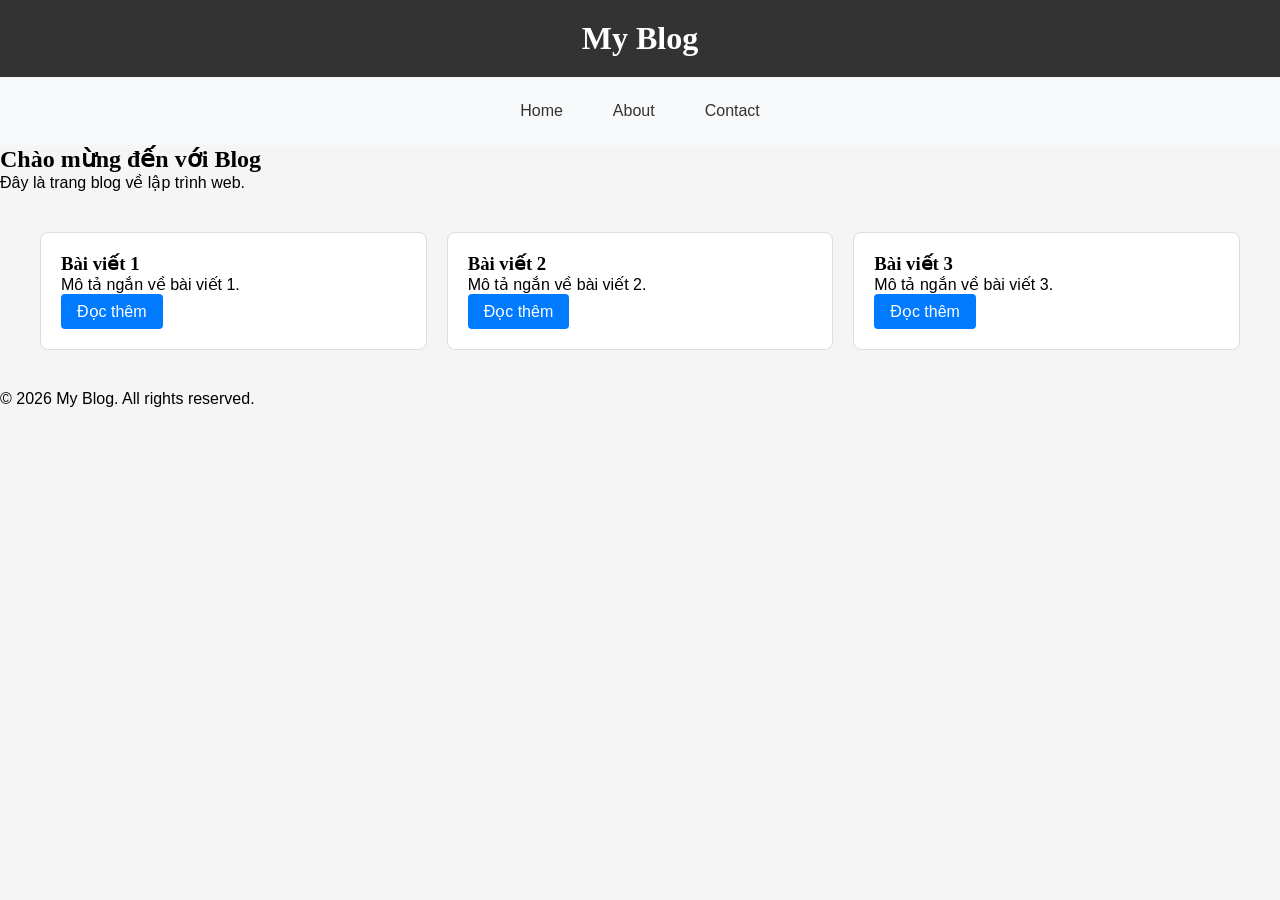
<file: PHIEUHOCTAP/bth4.html>
<!DOCTYPE html>
<html lang="vi">
<head>
    <meta charset="UTF-8">
    <meta name="viewport" content="width=device-width, initial-scale=1.0">
    <title>Lab CSS Cơ Bản</title>
    <link rel="stylesheet" href="style4.css">
</head>

<body>
    <header id="main-header">
        <h1>My Blog</h1>
    </header>
    
    <nav>
        <a href="#" class="nav-link">Home</a>
        <a href="#" class="nav-link">About</a>
        <a href="#" class="nav-link">Contact</a>
    </nav>
    
    <main>
        <section class="intro">
            <h2>Chào mừng đến với Blog</h2>
            <p>Đây là trang blog về lập trình web.</p>
        </section>
    </main>
    <section class="posts">
    <article class="card">
        <h3>Bài viết 1</h3>
        <p>Mô tả ngắn về bài viết 1.</p>
        <a href="#" class="btn">Đọc thêm</a>
    </article>
    
    <article class="card">
        <h3>Bài viết 2</h3>
        <p>Mô tả ngắn về bài viết 2.</p>
        <a href="#" class="btn">Đọc thêm</a>
    </article>
    
    <article class="card">
        <h3>Bài viết 3</h3>
        <p>Mô tả ngắn về bài viết 3.</p>
        <a href="#" class="btn">Đọc thêm</a>
    </article>
</section>   
    <footer>
        <p>&copy; 2026 My Blog. All rights reserved.</p>
    </footer>
</body>
</html>
</file>
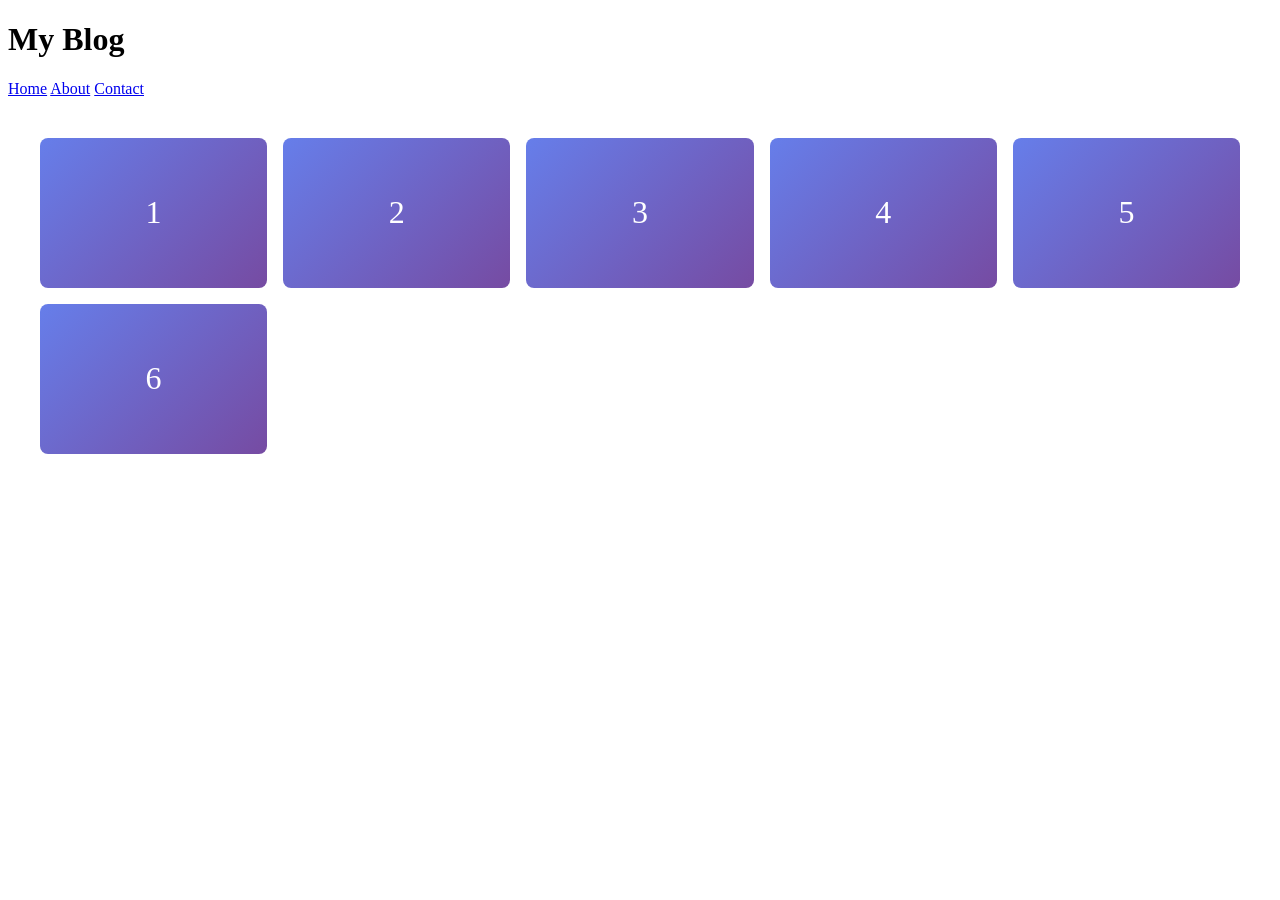
<file: PHIEUHOCTAP/bth5.html>
<!DOCTYPE html>
<html lang="vi">
<head>
    <meta charset="UTF-8">
    <meta name="viewport" content="width=device-width, initial-scale=1.0">
    <title>Lab CSS Cơ Bản</title>
    <link rel="stylesheet" href="style5.css">
</head>

<body>
    <header id="main-header">
        <h1>My Blog</h1>
    </header>
    
    <nav>
        <a href="#" class="nav-link">Home</a>
        <a href="#" class="nav-link">About</a>
        <a href="#" class="nav-link">Contact</a>
    </nav>
    <main>
        <section class="gallery">
    <div class="item">1</div>
    <div class="item">2</div>
    <div class="item">3</div>
    <div class="item">4</div>
    <div class="item">5</div>
    <div class="item">6</div>
</section>
    </main>
</file>
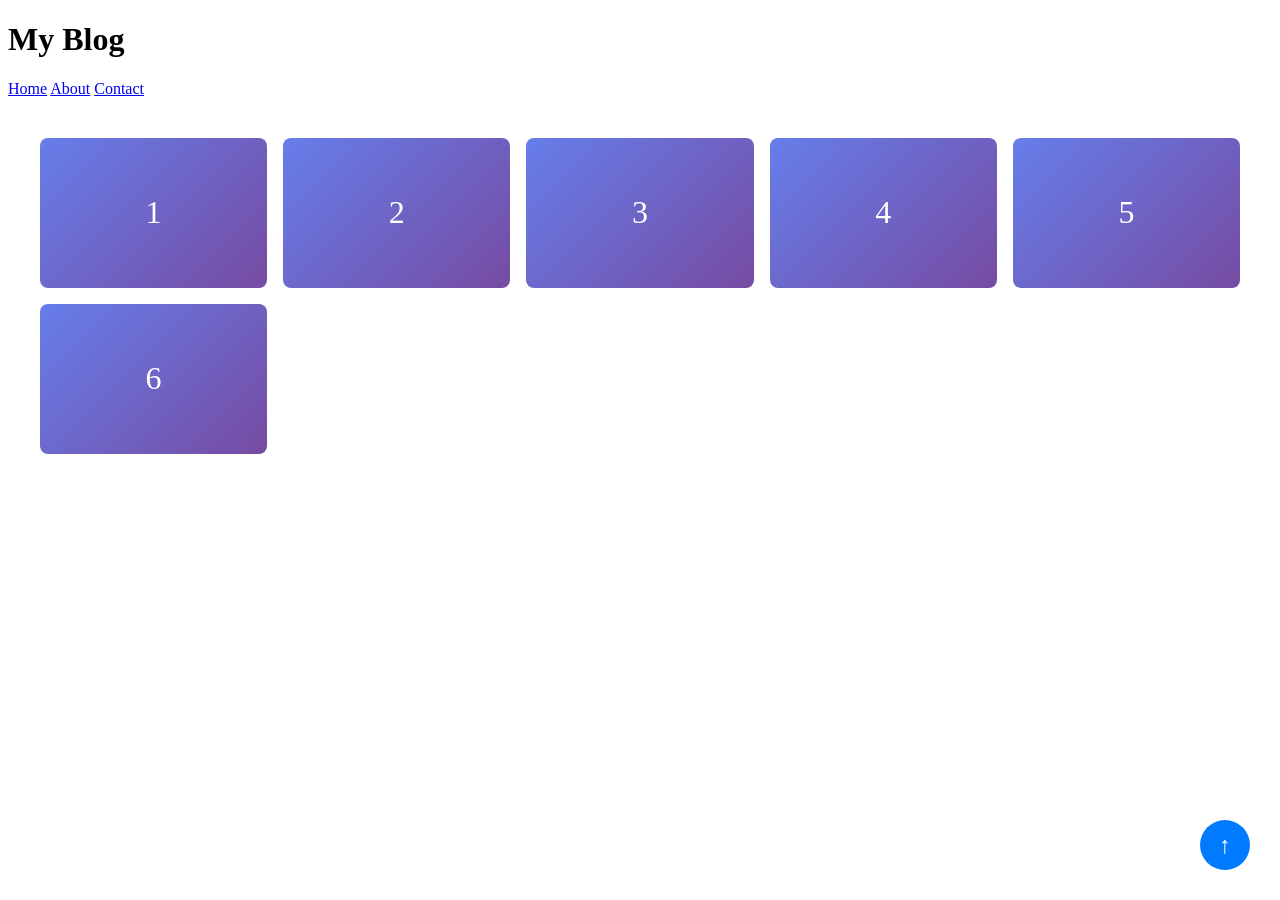
<file: PHIEUHOCTAP/bth6.html>
<!DOCTYPE html>
<html lang="vi">
<head>
    <meta charset="UTF-8">
    <meta name="viewport" content="width=device-width, initial-scale=1.0">
    <title>Lab CSS Cơ Bản</title>
    <link rel="stylesheet" href="style6.css">
</head>

<body>
    <header id="main-header" class="sticky-header">
    <h1>My Blog</h1>
</header>

<!-- Nút Scroll to Top -->
<a href="#" class="scroll-top">↑</a>
    
    <nav>
        <a href="#" class="nav-link">Home</a>
        <a href="#" class="nav-link">About</a>
        <a href="#" class="nav-link">Contact</a>
    </nav>
    <main>
        <section class="gallery">
    <div class="item">1</div>
    <div class="item">2</div>
    <div class="item">3</div>
    <div class="item">4</div>
    <div class="item">5</div>
    <div class="item">6</div>
</section>
    </main>
</file>
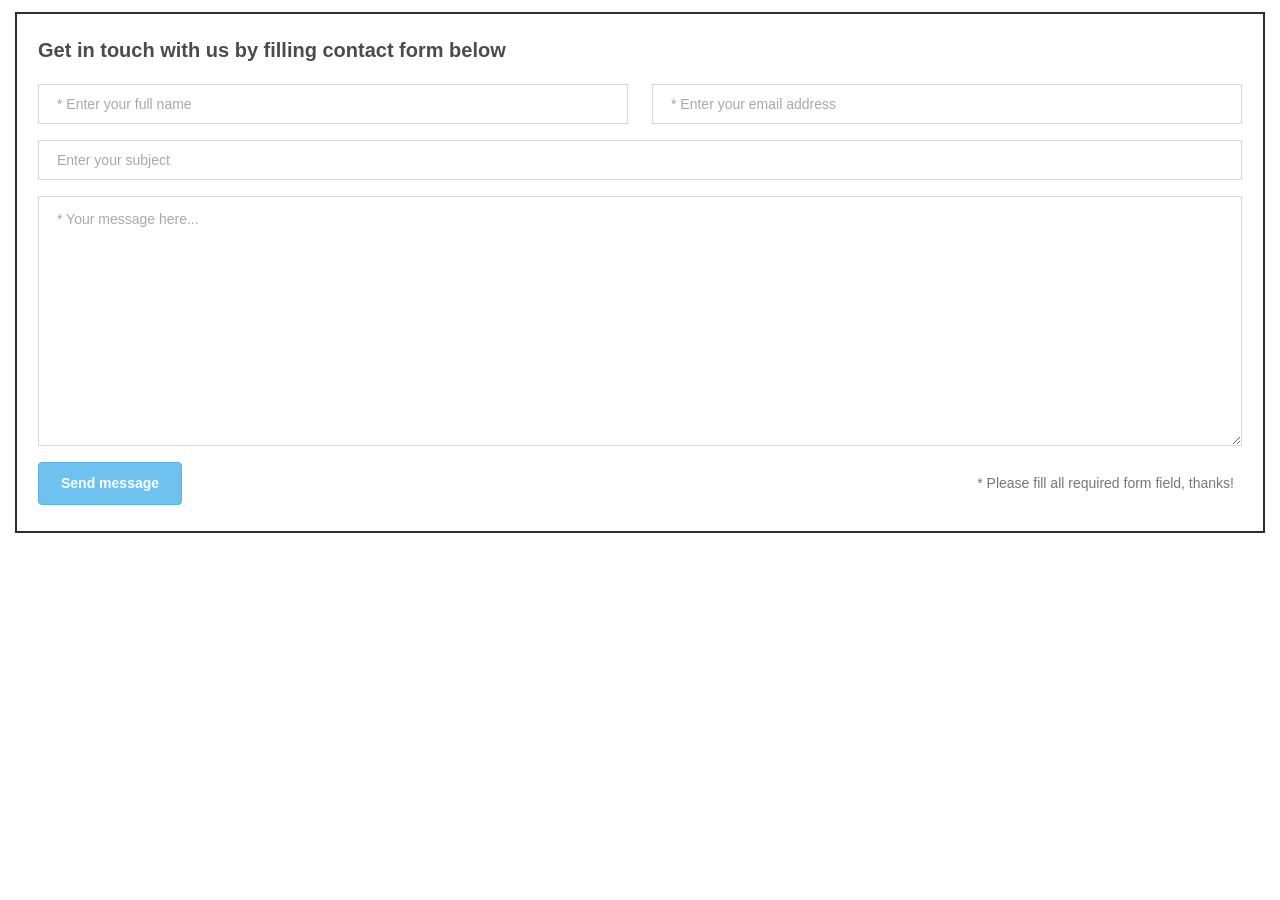
<file: bth2/B1/b1.html>
<!DOCTYPE html>
<html lang="vi">
<head>
  <meta charset="UTF-8" />
  <meta name="viewport" content="width=device-width, initial-scale=1.0" />
  <title>Form Bootstrap</title>

  <link
    href="https://cdn.jsdelivr.net/npm/bootstrap@5.3.3/dist/css/bootstrap.min.css"
    rel="stylesheet"
  />
  <link rel="stylesheet" href="style.css" />
</head>
<body>
  <div class="container-fluid page-wrap">
    <div class="contact-box">
      <h2 class="form-title">Get in touch with us by filling contact form below</h2>

      <form>
        <div class="row g-4 mb-3">
          <div class="col-md-6">
            <input
              type="text"
              class="form-control custom-input"
              placeholder="* Enter your full name"
            />
          </div>
          <div class="col-md-6">
            <input
              type="email"
              class="form-control custom-input"
              placeholder="* Enter your email address"
            />
          </div>
        </div>

        <div class="mb-3">
          <input
            type="text"
            class="form-control custom-input"
            placeholder="Enter your subject"
          />
        </div>

        <div class="mb-3">
          <textarea
            class="form-control custom-textarea"
            placeholder="* Your message here..."
          ></textarea>
        </div>

        <div class="bottom-row d-flex justify-content-between align-items-center flex-wrap gap-3">
          <button type="submit" class="btn send-btn">Send message</button>
          <p class="note-text mb-0">* Please fill all required form field, thanks!</p>
        </div>
      </form>
    </div>
  </div>
</body>
</html>
</file>
<file: bth2/B2/shared.css>
* {
  box-sizing: border-box;
}

body {
  margin: 0;
  font-family: "Quicksand", sans-serif;
}


header {
  display: flex;
  justify-content: space-between;
  align-items: center;
  padding: 20px 5%;
  position: absolute;
  width: 100%;
  z-index: 10;
}

#page-logo a {
  font-family: "Oleo Script", cursive;
  font-size: 28px;
  text-decoration: none;
  color: #ffeb3b;
  text-transform: uppercase;
}

nav ul {
  list-style: none;
  display: flex;
  gap: 30px;
  margin: 0;
  padding: 0;
}

nav a {
  text-decoration: none;
  color: #ffeb3b;
  font-weight: 500;
}

nav a:hover {
  color: white;
}



footer {
  background-color: #1f1f1f;
  padding: 30px 0;
}

footer ul {
  list-style: none;
  display: flex;
  justify-content: center;
  gap: 40px;
  margin: 0;
  padding: 0;
}

footer img {
  width: 35px;
  height: 35px;
}
</file>
<file: bth2/B2/styles.css>
#hero {
  height: 95vh;
  background-image: linear-gradient(rgba(0,0,0,0.3), rgba(0,0,0,0.3)), 
                    url('images/places/ocean.jpg'); 
  background-size: cover;
  background-position: center;
  display: flex;
  justify-content: center;
  align-items: center;
}

#hero-content {
  background-color: rgba(0, 0, 0, 0.6);
  padding: 50px;
  border-radius: 8px;
  text-align: center;
  color: white;
}

#hero-content h1 {
  font-family: 'Raleway', sans-serif;
  font-size: 48px;
  margin: 0;
  text-transform: uppercase;
}

#hero-content p {
  font-size: 20px;
  margin: 20px 0 30px 0;
}

#hero-content a {
  text-decoration: none;
  background-color: #ffeb3b;
  color: #2e0249;
  padding: 12px 30px;
  border-radius: 4px;
  font-weight: bold;
  font-size: 18px;
}

#hero-content a:hover {
  background-color: #fdd835;
}



#highlights {
  padding: 60px 5%;
  background-color: #e1f5fe;
  text-align: center;
}

#highlights h2 {
  text-transform: uppercase;
  color: #444;
  margin-bottom: 40px;
  font-size: 28px;
}

#destinations {
  list-style: none;
  display: flex;
  justify-content: center;
  gap: 20px;
  padding: 0;
}

.destination {
  width: 350px;
}

.destination img {
  width: 100%;
  height: 200px;
  object-fit: cover;
  border-radius: 12px;
  box-shadow: 0 4px 8px rgba(0,0,0,0.2);
}

.destination p {
  margin-top: 15px;
  font-size: 18px;
  color: #2e0249;
}

.destination strong {
  color: #00bcd4;
  text-transform: uppercase;
}
</file>
<file: PHIEUHOCTAP/style.css>
/* TODO 1: Universal selector – reset margin & padding */
* {
    margin: 0;
    padding: 0;
}

/* TODO 2: Type selector cho body */
body {
    font-family: Arial;
    background-color: #f5f5f5;
}

/* TODO 3: ID selector cho #main-header */
#main-header {
    background-color: #333;
    color: white;
    text-align: center;
    padding: 20px;
}

/* TODO 4: Class selector cho .nav-link */
.nav-link {
    color: #333;
    text-decoration: none;
    padding: 10px 15px;
}

/* TODO 5: Group selector cho h1, h2, h3 */
h1, h2, h3 {
    font-family: 'Georgia', serif;
}

/* TODO 6: Descendant selector cho nav a */
nav a {
    display: inline-block;
    margin: 0 10px;
}

/* TODO 7: Pseudo-class selector cho a:hover */
a:hover {
    color: #ff6600;
    background-color: #eee;
}
/* Bước 1: Reset box-sizing cho toàn trang */
* {
    box-sizing: border-box;
}

/* Bước 2: Style cho .posts container */
.posts {
    max-width: 1200px;      
    margin: 40px auto;      

/* Bước 3: Style cho .card */
.card {
    width: 30%;   
    display: inline-block;
    border: 1px solid #ddd;
    padding: 20px;
    margin: 10px;
    background: white;
    border-radius: 8px;
    vertical-align: top;   
}

/* Bước 4: Style cho .btn */
.btn {
    display: inline-block;
    padding: 8px 16px;
    background: #007bff;
    color: white;
    text-decoration: none;
    border-radius: 4px;
}

/* Hover button */
.btn:hover {
    background: #0056b3;
}
</file>
<file: PHIEUHOCTAP/style4.css>
/* Reset margin, padding và box-sizing */
* {
    margin: 0;
    padding: 0;
    box-sizing: border-box;
}

/* Body */
body {
    font-family: Arial, sans-serif;
    background-color: #f5f5f5;
}

/* Header */
#main-header {
    background-color: #333;
    color: white;
    text-align: center;
    padding: 20px;
}

/* Menu dùng Flexbox */
nav {
    display: flex;
    justify-content: center;
    align-items: center;
    gap: 20px;
    background: #f8f9fa;
    padding: 15px;
}

/* Nav link */
.nav-link {
    color: #333;
    text-decoration: none;
    padding: 10px 15px;
}

/* Group selector */
h1, h2, h3 {
    font-family: 'Georgia', serif;
}

/* Hover link */
a:hover {
    color: #ff6600;
    background-color: #eee;
}

/* Container posts dùng Flexbox */
.posts {
    display: flex;
    flex-wrap: wrap;
    gap: 20px;
    justify-content: center; /* hoặc space-between */
    max-width: 1200px;
    margin: 40px auto;
}

/* Card dùng Flexbox thay inline-block */
.card {
    flex: 1 1 300px; /* Responsive tự động */
    border: 1px solid #ddd;
    padding: 20px;
    background: white;
    border-radius: 8px;
}

/* Button */
.btn {
    display: inline-block;
    padding: 8px 16px;
    background: #007bff;
    color: white;
    text-decoration: none;
    border-radius: 4px;
}

/* Hover button */
.btn:hover {
    background: #0056b3;
}

/* Responsive: < 768px card full width */
@media (max-width: 768px) {
    .posts {
        flex-direction: column;
    }

    .card {
        flex: 1 1 100%;
    }
}
</file>
<file: PHIEUHOCTAP/style5.css>
.gallery {
    display: grid;
    grid-template-columns: repeat(3, 1fr); /* 3 cột bằng nhau */
    gap: 16px;
    max-width: 1200px;
    margin: 40px auto;
}
.item {
    background: linear-gradient(135deg, #667eea 0%, #764ba2 100%);
    color: white;

    display: flex;
    justify-content: center;
    align-items: center;

    height: 150px;
    font-size: 2rem;
    border-radius: 8px;
}
.gallery {
    /* TODO: Dùng auto-fit/auto-fill */
    grid-template-columns: repeat(auto-fit, minmax(200px, 1fr));
}
</file>
<file: PHIEUHOCTAP/style6.css>
.gallery {
    display: grid;
    grid-template-columns: repeat(3, 1fr); /* 3 cột bằng nhau */
    gap: 16px;
    max-width: 1200px;
    margin: 40px auto;
}
.item {
    background: linear-gradient(135deg, #667eea 0%, #764ba2 100%);
    color: white;

    display: flex;
    justify-content: center;
    align-items: center;

    height: 150px;
    font-size: 2rem;
    border-radius: 8px;
}
.gallery {
    /* TODO: Dùng auto-fit/auto-fill */
    grid-template-columns: repeat(auto-fit, minmax(200px, 1fr));
}
.sticky-header {
    position: sticky;
    top: 0;
    z-index: 100;
}
.scroll-top {
    position: fixed;
    bottom: 30px;
    right: 30px;

    width: 50px;
    height: 50px;
    background: #007bff;
    color: white;

    border-radius: 50%;
    display: flex;
    justify-content: center;
    align-items: center;

    text-decoration: none;
    font-size: 24px;

    transition: all 0.3s ease;
}
.scroll-top:hover {
    background: #0056b3 ;transform: scale(1.1);
}

@media (max-width: 768px) {
    nav {
        flex-direction: column;
    }
}
</file>
<file: bth2/B1/style.css>
body {
  margin: 0;
  background: #ffffff;
  font-family: Arial, Helvetica, sans-serif;
  color: #333;
}

.page-wrap {
  padding: 12px 15px 0 15px;
}

.contact-box {
  padding: 24px 21px 26px 21px;
  background: #fff;
  min-height: 500px;
  border: 2px solid #2f2f2f;
}

.form-title {
  font-size: 20px;
  font-weight: 700;
  color: #4b4b4b;
  margin-bottom: 22px;
}

.custom-input {
  height: 40px;
  border: 1px solid #d9d9d9;
  border-radius: 0;
  box-shadow: none !important;
  font-size: 14px;
  color: #666;
  padding-left: 18px;
}

.custom-textarea {
  height: 250px;
  border: 1px solid #d9d9d9;
  border-radius: 0;
  box-shadow: none !important;
  font-size: 14px;
  color: #666;
  padding: 12px 18px;
  resize: both;
}

.custom-input::placeholder,
.custom-textarea::placeholder {
  color: #a9a9a9;
  opacity: 1;
}

.custom-input:focus,
.custom-textarea:focus {
  border-color: #cfcfcf;
}

/* Nút xanh */
.send-btn {
  background-color: #6fc1ef !important;
  border: 1px solid #57b3e6 !important;
  color: white !important;
  font-size: 14px;
  font-weight: 700;
  border-radius: 4px;
  padding: 10px 22px;
  min-width: 125px;
  box-shadow: none !important;
}

.send-btn:hover,
.send-btn:focus,
.send-btn:active {
  background-color: #63bbea !important;
  border-color: #57b3e6 !important;
  color: rgb(43, 168, 239) !important;
}

.note-text {
  font-size: 14px;
  color: #777;
  text-align: right;
  white-space: nowrap;
  margin-right: 8px;
}

.bottom-row {
  margin-top: 10px;
}
</file>
